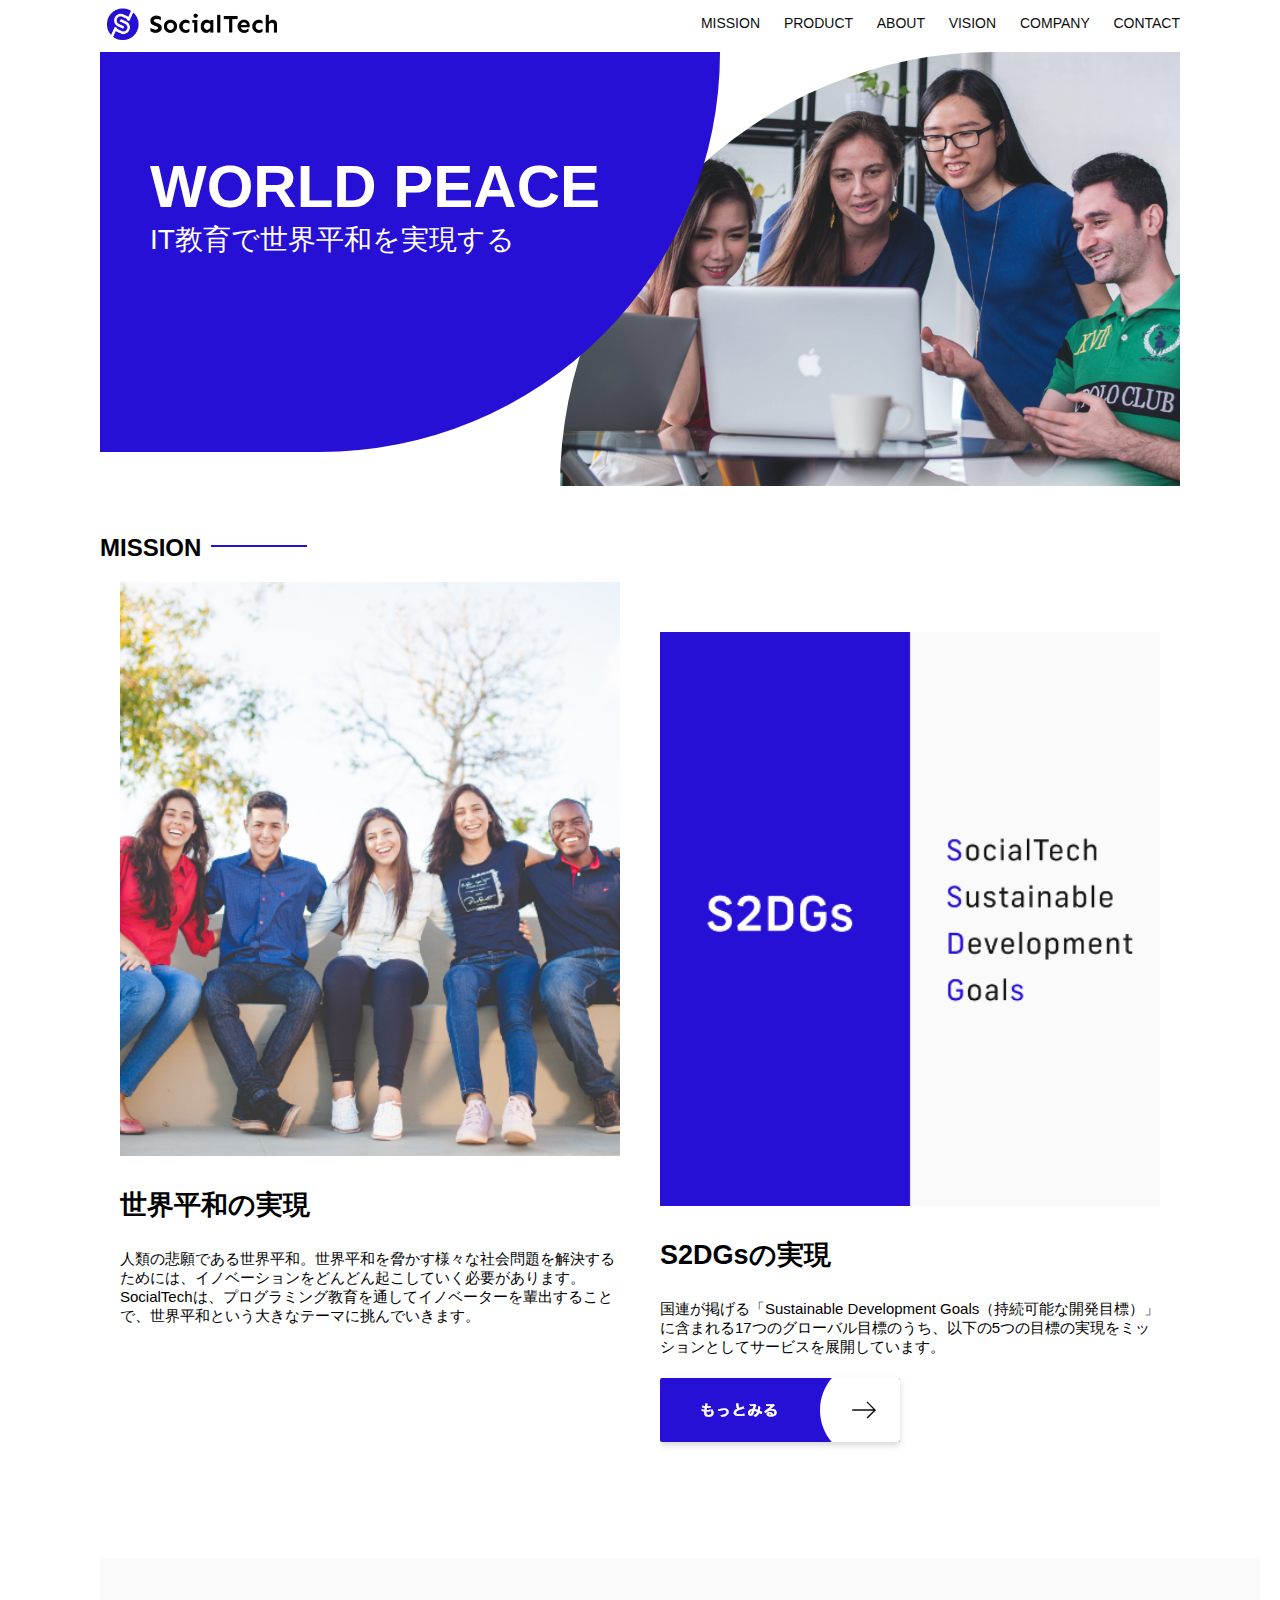
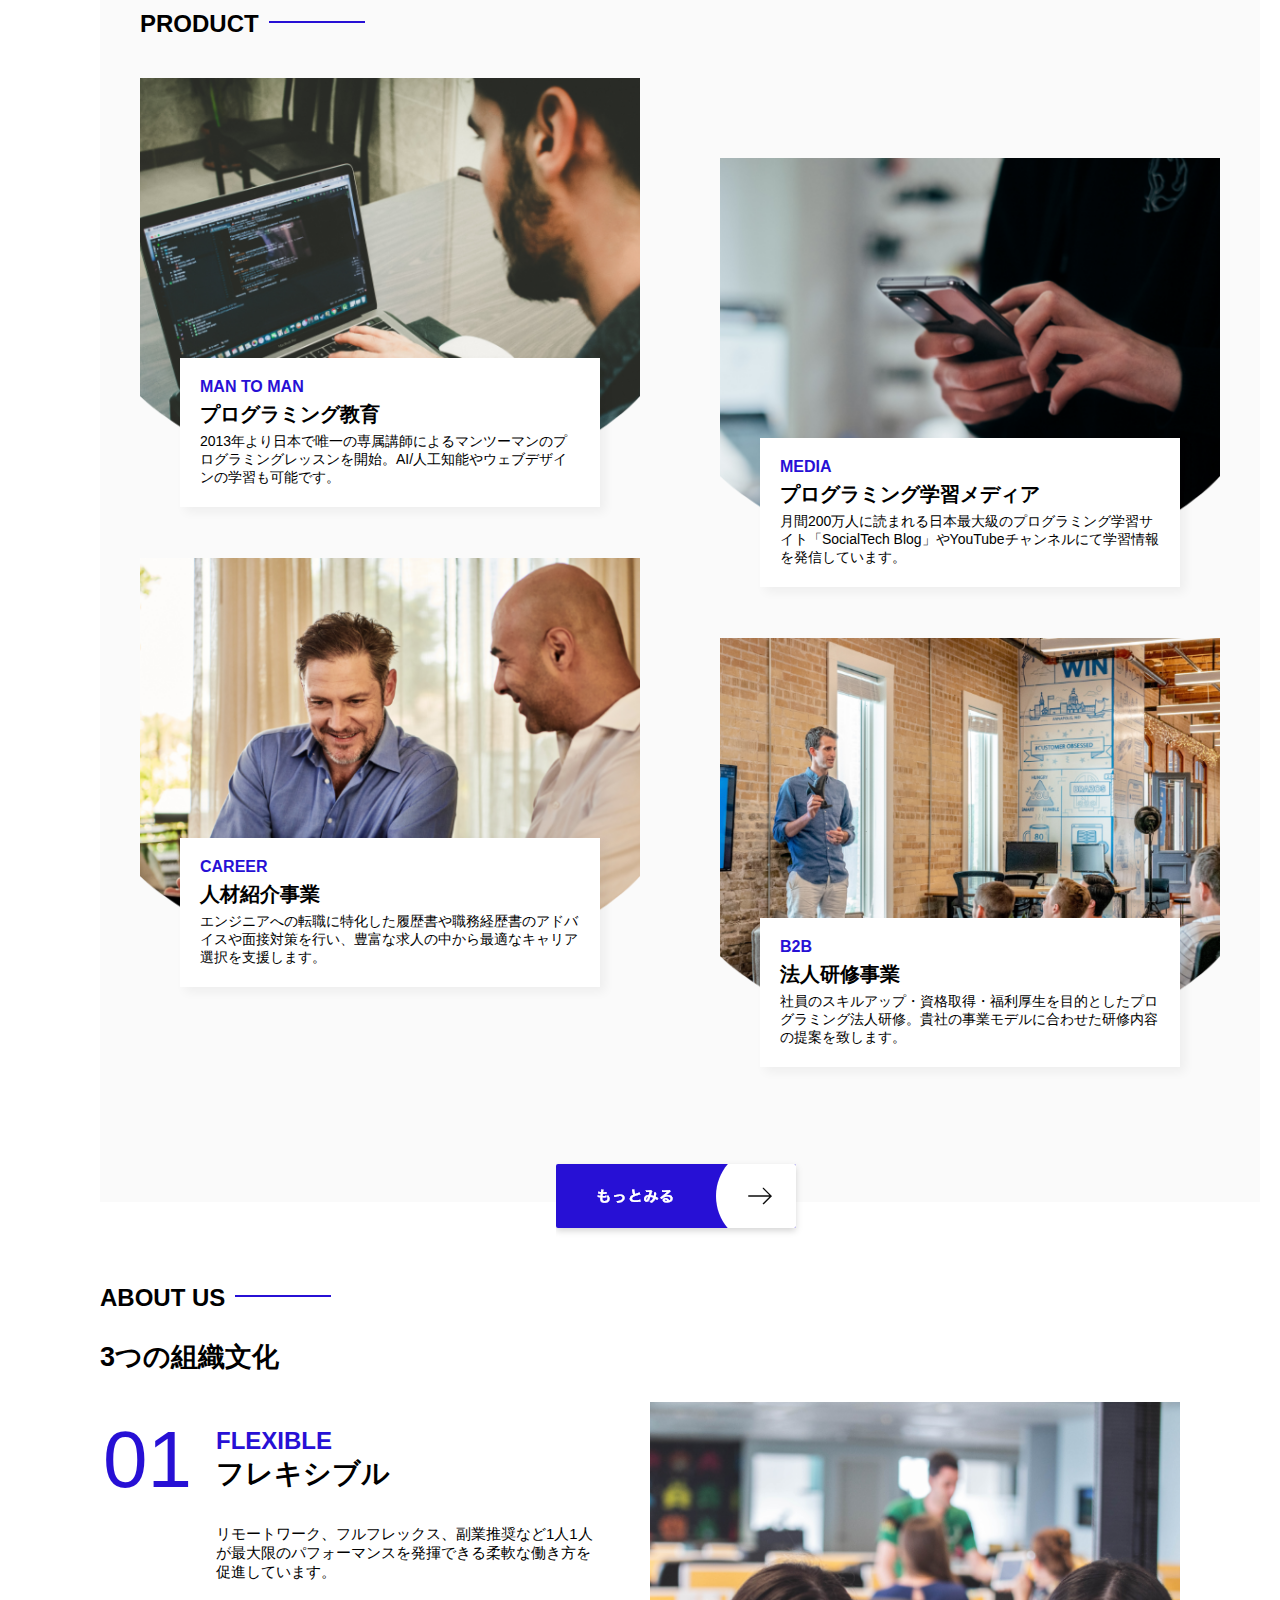
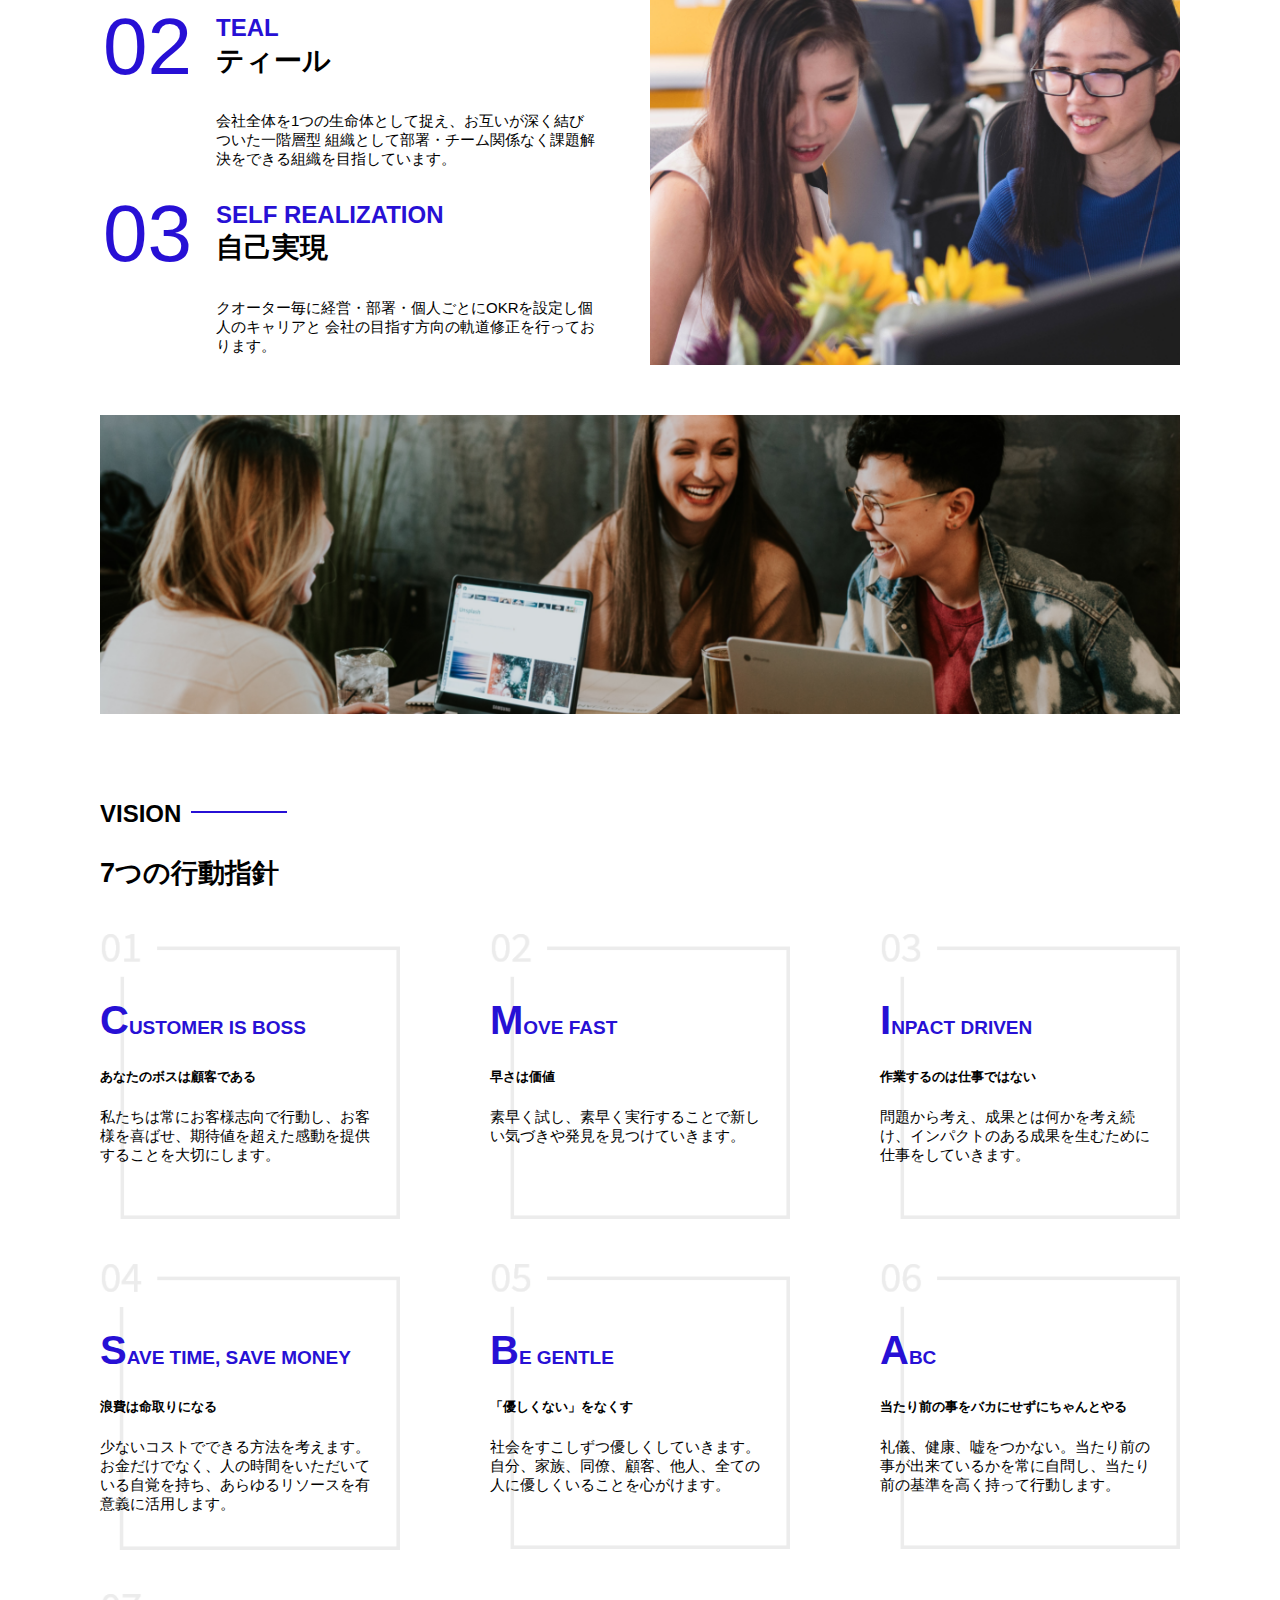
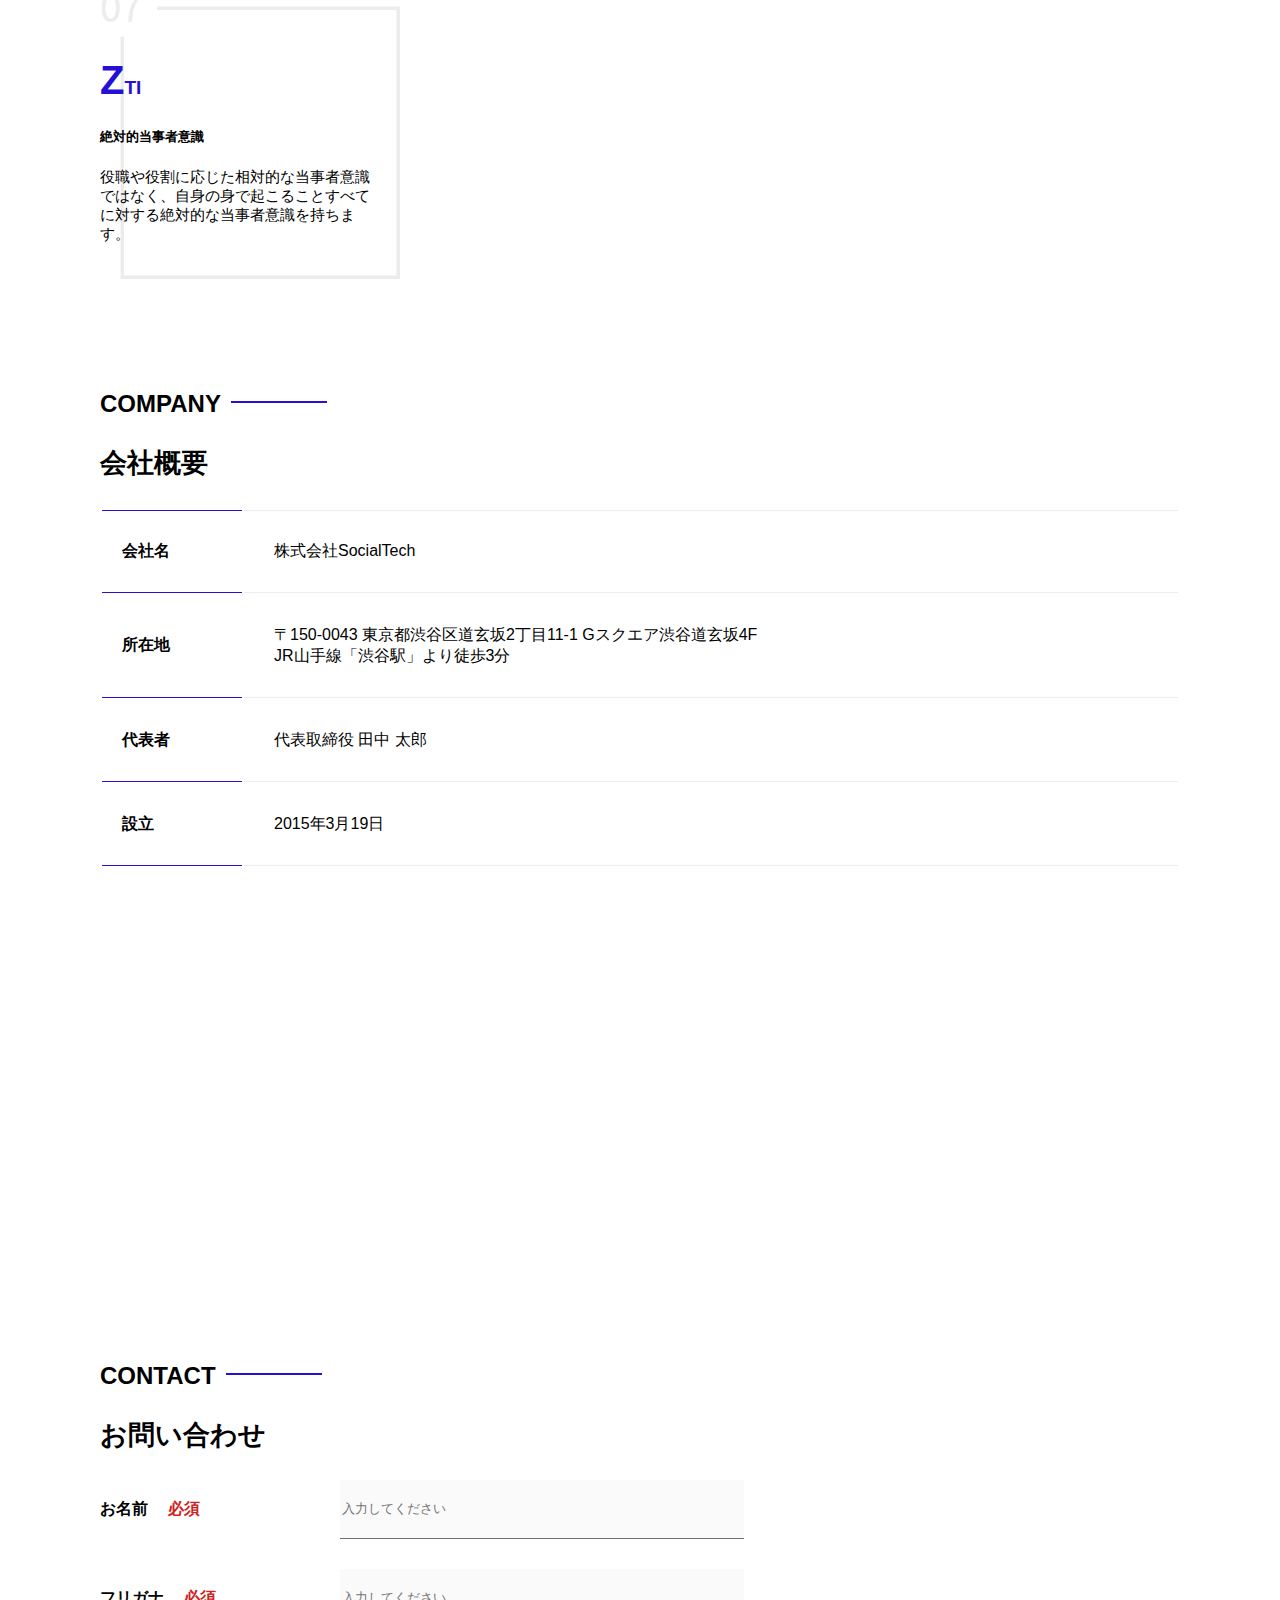
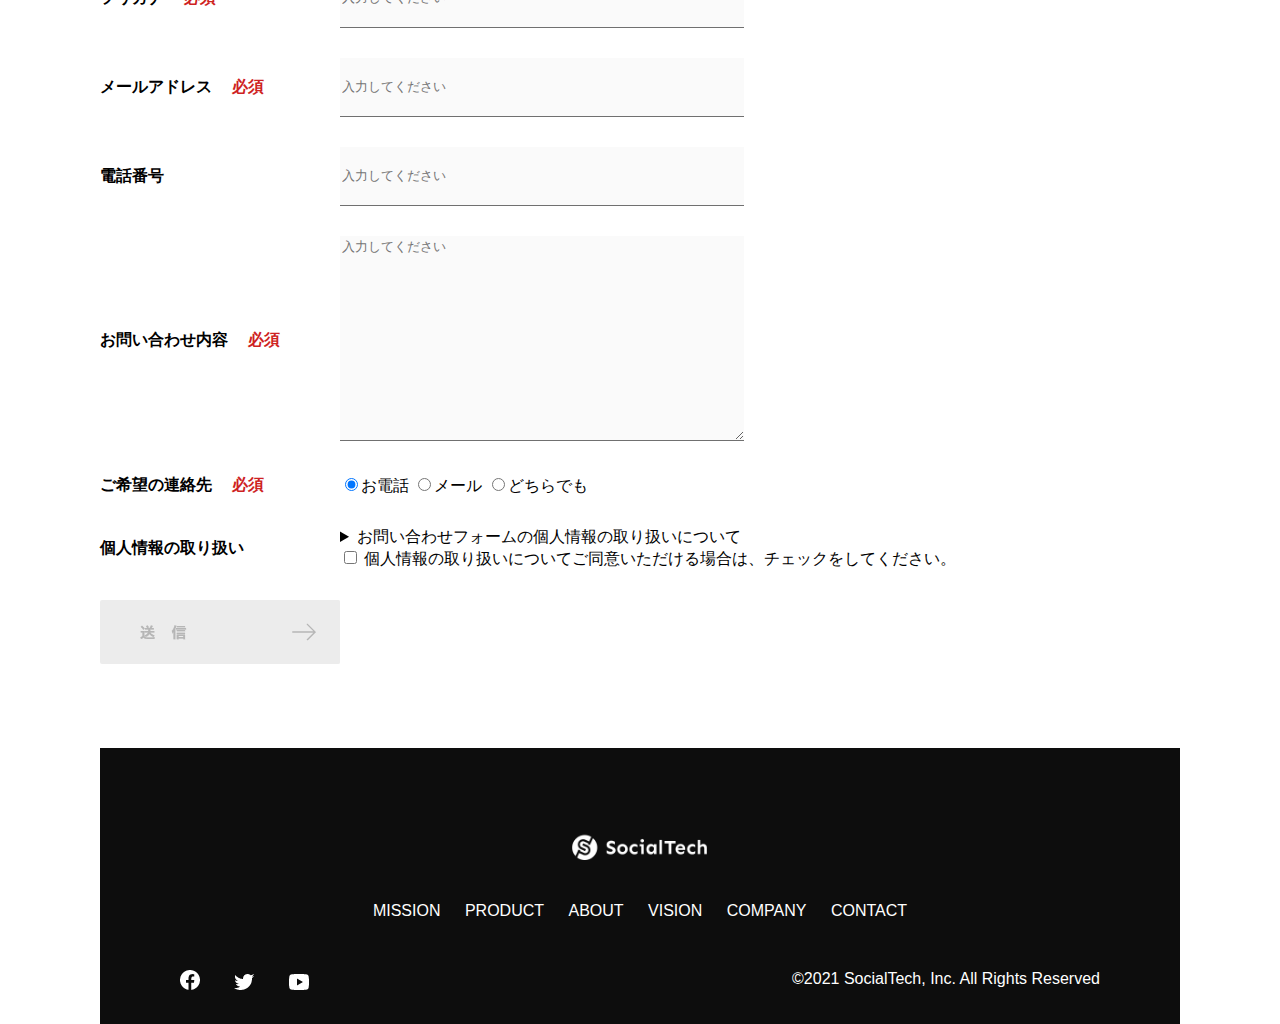
<file: index.html>
<!DOCTYPE html>
<html lang="ja">
<head>
  <title>SocialTech</title>
  <meta charset="UTF-8">
  <meta name="description" content="SocialTechはEdTech業界のリーディングカンパニーを目指します。">
  <meta name="viewport" content="width=device-width, initial-scale=1.0">
  <link rel="stylesheet" href="style.css">
</head>
<body>
  <!-- ヘッダー -->
  <header>
    <!-- ロゴ -->
    <a href="index.html" id="logo"><img src="images/logo.png" alt="トップページに戻る"></a>
    <!-- PC用ナビゲーション -->
    <nav id="nav-pc">
      <a href="mission.html">MISSION</a>
      <a href="product.html">PRODUCT</a>
      <a href="index.html#aboutus">ABOUT</a>
      <a href="index.html#vision">VISION</a>
      <a href="index.html#company">COMPANY</a>
      <a href="index.html#contact">CONTACT</a>
    </nav>
    <!-- SP用メニューボタン -->
    <img id="menu-sp" src="images/button-menu.png" alt="ナビゲーションを開く" onclick="document.getElementById('nav-sp').style.display = 'block'">
    <!-- SP用ナビゲーション -->
    <nav id="nav-sp">
            <img id="close" src="images/button-close.png" alt="ナビゲーションを閉じる" onclick="document.getElementById('nav-sp').style.display = 'none'">
            <a id="logo-sp" href="index.html" onclick="document.getElementById('nav-sp').style.display = 'none'"><img
                src="images/logo-sp.png" alt="トップページに戻る"></a>
            <a class="menu" href="mission.html" onclick="document.getElementById('nav-sp').style.display = 'none'">MISSION</a>
            <a class="menu" href="product.html" onclick="document.getElementById('nav-sp').style.display = 'none'">PRODUCT</a>
            <a class="menu" href="index.html#aboutus" onclick="document.getElementById('nav-sp').style.display = 'none'">ABOUT
              US</a>
            <a class="menu" href="index.html#vision"
              onclick="document.getElementById('nav-sp').style.display = 'none'">VISION</a>
            <a class="menu" href="index.html#company"
              onclick="document.getElementById('nav-sp').style.display = 'none'">COMPANY</a>
            <a class="menu" href="index.html#contact"
              onclick="document.getElementById('nav-sp').style.display = 'none'">CONTACT</a>
            <div id="sns">
              <a href="https://www.facebook.com/sejuku2013"><img src="images/button-facebook.png" alt="Facebookのリンク"></a>
              <a href="https://twitter.com/samuraijuku"><img src="images/button-twitter.png" alt="Twitterのリンク"></a>
              <a href="https://www.youtube.com/channel/UCCFOQO5aDK0xXam4cUQXT8g"><img src="images/button-youtube.png" alt="YouTubeのリンク"></a>
            </div>
          </nav>
  </header>
  <main>
    <!-- メインビジュアル -->
    <article>
      <section id="main-visual">
        <div id="main-message">
          <h1>WORLD PEACE</h1>
          <p>IT教育で世界平和を実現する</p>
        </div>
        <img src="images/index/index-main.png" alt="PCの周りに集まる多国籍の仲間たち">
      </section>
      <!-- ミッション -->
      <section id="mission">
        <h2 class="index-h2">MISSION</h2>
        <div id="mission-flex">
          <div>
            <img id="mission-photo" src="images/index/index-mission.png" alt="屋外のベンチで写真を撮影する多国籍の仲間たち">
            <h3>世界平和の実現</h3>
            <p>人類の悲願である世界平和。世界平和を脅かす様々な社会問題を解決するためには、イノベーションをどんどん起こしていく必要があります。SocialTechは、プログラミング教育を通してイノベーターを輩出することで、世界平和という大きなテーマに挑んでいきます。</p>
          </div>
          <div>
            <img id="s2dgs" src="images/index/s2dgs.png" alt="S2DGs">
            <h3>S2DGsの実現</h3>
            <p>国連が掲げる「Sustainable Development Goals（持続可能な開発目標）」に含まれる17つのグローバル目標のうち、以下の5つの目標の実現をミッションとしてサービスを展開しています。</p>
            <a href="mission.html"><img src="images/button-more.png" alt="もっとみる"></a>
          </div>
        </div>
      </section>
      <!-- プロダクト -->
      <section id="product">
        <h2 class="index-h2">PRODUCT</h2>
        <div>
          <div id="product-left">
            <div>
              <img class="product-photo" src="images/index/index-mantoman.png" alt="PCでコードを書く男性">
              <div class="product-explain">
                <span>MAN TO MAN</span>
                <h3>プログラミング教育</h3>
                <p>2013年より日本で唯一の専属講師によるマンツーマンのプログラミングレッスンを開始。AI/人工知能やウェブデザインの学習も可能です。</p>
              </div>
            </div>
            <div>
              <img class="product-photo" src="images/index/index-career.png" alt="笑顔で話し合う2人の男性">
              <div class="product-explain">
                <span>CAREER</span>
                <h3>人材紹介事業</h3>
                <p>エンジニアへの転職に特化した履歴書や職務経歴書のアドバイスや面接対策を行い、豊富な求人の中から最適なキャリア選択を支援します。</p>
              </div>
            </div>
          </div>
          <div id="product-right">
            <div>
              <img class="product-photo" src="images/index/index-media.png" alt="スマートフォンを操作する人">
              <div class="product-explain">
                <span>MEDIA</span>
                <h3>プログラミング学習メディア</h3>
                <p>月間200万人に読まれる日本最大級のプログラミング学習サイト「SocialTech Blog」やYouTubeチャンネルにて学習情報を発信しています。</p>
              </div>
            </div>
            <div>
              <img class="product-photo" src="images/index/index-b2b.png" alt="講演中の男性とそれを聴く人々">
              <div class="product-explain">
                <span>B2B</span>
                <h3>法人研修事業</h3>
                <p>社員のスキルアップ・資格取得・福利厚生を目的としたプログラミング法人研修。貴社の事業モデルに合わせた研修内容の提案を致します。</p>
              </div>
            </div>
          </div>
        </div>
        <div>
          <a id="product-more" href="product.html">
            <img src="images/button-more.png" alt="もっとみる">
          </a>
        </div>
      </section>
      <!-- ABOUT US -->
      <section id="aboutus">
        <h2 class="index-h2">ABOUT US</h2>
        <h3>3つの組織文化</h3>
        <div>
          <table class="culture-table">
            <tr>
              <td>
                <span class="culture-num">01</span>
              </td>
              <td>
                <span class="culture-en">FLEXIBLE</span>
                <span class="culture-jp">フレキシブル</span>
              </td>
            </tr>
            <tr>
              <td>
                <!-- 空のセル -->
              </td>
              <td>
                <p class="culture-description">
                  リモートワーク、フルフレックス、副業推奨など1人1人が最大限のパフォーマンスを発揮できる柔軟な働き方を促進しています。
                </p>
              </td>
            </tr>
            <tr>
              <td>
                <span class="culture-num">02</span>
              </td>
              <td>
                <span class="culture-en">TEAL</span>
                <span class="culture-jp">ティール</span>
              </td>
            </tr>
            <tr>
              <td>
                <!-- 空のセル -->
              </td>
              <td>
                <p class="culture-description">
                  会社全体を1つの生命体として捉え、お互いが深く結びついた一階層型
                   組織として部署・チーム関係なく課題解決をできる組織を目指しています。
                </p>
              </td>
            </tr>
            <tr>
              <td>
                <span class="culture-num">03</span>
              </td>
              <td>
                <span class="culture-en">SELF REALIZATION</span>
                <span class="culture-jp">自己実現</span>
              </td>
            </tr>
            <tr>
              <td>
                <!-- 空のセル -->
              </td>
              <td>
                <p class="culture-description">
                  クオーター毎に経営・部署・個人ごとにOKRを設定し個人のキャリアと
                   会社の目指す方向の軌道修正を行っております。
                </p>
              </td>
            </tr>
          </table>
          <img class="culture-img" src="images/index/index-aboutus1.png" alt="笑顔で話し合う2人の女性">
        </div>
        <img class="culture-img2" src="images/index/index-aboutus2.png" alt="笑顔で話し合う3人の男女">
      </section>
      <!-- VISION -->
      <section id="vision">
        <h2 class="index-h2">VISION</h2>
        <h3>7つの行動指針</h3>
        <div>
          <div class="vision-box">
            <img src="images/index/vision-01.png" alt="01">
            <span>
              <h4>CUSTOMER IS BOSS</h4>
              <h5>あなたのボスは顧客である</h5>
              <p>私たちは常にお客様志向で行動し、お客様を喜ばせ、期待値を超えた感動を提供することを大切にします。</p>
            </span>
          </div>
          <div class="vision-box">
            <img src="images/index/vision-02.png" alt="02">
            <span>
              <h4>MOVE FAST</h4>
              <h5>早さは価値</h5>
              <p>素早く試し、素早く実行することで新しい気づきや発見を見つけていきます。</p>
            </span>
          </div>
          <div class="vision-box">
            <img src="images/index/vision-03.png" alt="03">
            <span>
              <h4>INPACT DRIVEN</h4>
              <h5>作業するのは仕事ではない</h5>
              <p>問題から考え、成果とは何かを考え続け、インパクトのある成果を生むために仕事をしていきます。</p>
            </span>
          </div>
          <div class="vision-box">
            <img src="images/index/vision-04.png" alt="04">
            <span>
              <h4>SAVE TIME, SAVE MONEY</h4>
              <h5>浪費は命取りになる</h5>
              <p>少ないコストでできる方法を考えます。お金だけでなく、人の時間をいただいている自覚を持ち、あらゆるリソースを有意義に活用します。</p>
            </span>
          </div>
          <div class="vision-box">
            <img src="images/index/vision-05.png" alt="05">
            <span>
              <h4>BE GENTLE</h4>
              <h5>「優しくない」をなくす</h5>
              <p>社会をすこしずつ優しくしていきます。自分、家族、同僚、顧客、他人、全ての人に優しくいることを心がけます。</p>
            </span>
          </div>
          <div class="vision-box">
            <img src="images/index/vision-06.png" alt="06">
            <span>
              <h4>ABC</h4>
              <h5>当たり前の事をバカにせずにちゃんとやる</h5>
              <p>礼儀、健康、嘘をつかない。当たり前の事が出来ているかを常に自問し、当たり前の基準を高く持って行動します。</p>
            </span>
          </div>
          <div class="vision-box">
            <img src="images/index/vision-07.png" alt="07">
            <span>
              <h4>ZTI</h4>
              <h5>絶対的当事者意識</h5>
              <p>役職や役割に応じた相対的な当事者意識ではなく、自身の身で起こることすべてに対する絶対的な当事者意識を持ちます。</p>
            </span>
          </div>
        </div>
      </section>
      <!-- COMPANY -->
      <section id="company">
        <h2 class="index-h2">COMPANY</h2>
        <h3>会社概要</h3>
        <table id="company-table">
          <tr>
            <th class="tableheader-first">会社名</th>
            <td class="cell-first">株式会社SocialTech</td>
          </tr>
          <tr>
            <th class="tableheader">所在地</th>
            <td class="cell">〒150-0043 東京都渋谷区道玄坂2丁目11-1 Gスクエア渋谷道玄坂4F<br>JR山手線「渋谷駅」より徒歩3分</td>
          </tr>
          <tr>
            <th class="tableheader">代表者</th>
            <td class="cell">代表取締役 田中 太郎</td>
          </tr>
          <tr>
            <th class="tableheader">設立</th>
            <td class="cell">2015年3月19日</td>
          </tr>
        </table>
        <iframe src="https://www.google.com/maps/embed?pb=!1m18!1m12!1m3!1d3241.7799155322396!2d139.69133898834536!3d35.65779366061092!2m3!1f0!2f0!3f0!3m2!1i1024!2i768!4f13.1!3m3!1m2!1s0x60188be0535d9a81%3A0xb09a6e9018e3debd!2z44CSMTUwLTAwNDMg5p2x5Lqs6YO95riL6LC35Yy66YGT546E5Z2C77yS5LiB55uu77yR77yR4oiS77yR!5e0!3m2!1sja!2sjp!4v1692952671936!5m2!1sja!2sjp" width="600" height="450" style="border:0;" allowfullscreen="" loading="lazy" referrerpolicy="no-referrer-when-downgrade"></iframe>
      </section>
      <!-- CONTACT -->
      <section id="contact">
        <h2 class="index-h2">CONTACT</h2>
        <h3>お問い合わせ</h3>
        <!-- STATIC FORMSのフォームタグ -->
        <form action="https://api.staticforms.xyz/submit" method="post">
          <input type="text" name="honeypot" style="display:none">
          <!-- STATIC FORMSのアクセスキー -->
          <input type="hidden" name="accessKey" value="0339bf68-458a-4dea-a4bc-e962a95f8d2c">
          <!-- メールのタイトル -->
          <input type="hidden" name="subject" value="お問い合わせフォーム" />
          <!-- 送信先のメールアドレスをvalueに設定する -->
          <input type="hidden" name="replyTo" value="uknis.r3@gmail.com">
          <!-- redirectのURLは公開後のURLへリンク -->
          <input type="hidden" name="redirectTo" value="">
          <div>
            <div class="contact-heading">
              <label class="contact-label">お名前<span class="contact-span">必須</span></label>
            </div>
            <div>
              <input type="text" name="name" placeholder="入力してください" class="contact-textbox">
            </div>
          </div>
          <div>
            <div class="contact-heading">
              <label class="contact-label">フリガナ<span class="contact-span">必須</span></label>
            </div>
            <div>
              <input type="text" name="hurigana" placeholder="入力してください" class="contact-textbox">
            </div>
          </div>
          <div>
            <div class="contact-heading">
              <label class="contact-label">メールアドレス<span class="contact-span">必須</span></label>
            </div>
            <div>
              <input type="text" name="email" placeholder="入力してください" class="contact-textbox">
            </div>
          </div>
          <div>
            <div class="contact-heading">
              <label class="contact-label">電話番号</label>
            </div>
            <div>
              <input type="text" name="tel" placeholder="入力してください" class="contact-textbox">
            </div>
          </div>
          <div>
            <div class="contact-heading">
              <label class="contact-label">お問い合わせ内容<span class="contact-span">必須</span></label>
            </div>
            <div>
              <textarea class="contact-textarea" placeholder="入力してください" name="message"></textarea>
            </div>
          </div>
          <div>
            <div class="contact-heading">
              <label class="contact-label">ご希望の連絡先<span class="contact-span">必須</span></label>
            </div>
            <div>
              <input class="radiobutton" type="radio" value="tel" name="contact" checked><label>お電話</label>
              <input class="radiobutton" type="radio" value="mail" name="contact"><label>メール</label>
              <input class="radiobutton" type="radio" value="both" name="contact"><label>どちらでも</label>
            </div>
          </div>
          <div>
            <div class="contact-heading">
              <label class="contact-label">個人情報の取り扱い</label>
            </div>
            <div>
              <details>
                <summary>お問い合わせフォームの個人情報の取り扱いについて</summary>
                <div>
                  <span>１．組織の名称又は氏名</span><br>
                  株式会社SocialTech<br><br>
                  <span>２．個人情報保護管理者（若しくはその代理人）の氏名又は職名、所属及び連絡先
                    鈴木 一郎 コーポレート部</span><br>
                  メールアドレス：support@socialtech.net<br>
                  TEL：03-xxxx-xxxx<br>
                  <span>３．個人情報の利用目的</span><br>
                  ・本サービス及び本サービスに関連する情報の提供又はそれらに関する連絡のため<br>
                  ・ユーザーの本人確認のため<br>
                  ・当社サービスのご案内のため<br>
                  ・当社の商品等の広告または宣伝（電子メールによるものを含むものとします。）<br><br>
                  <span>４．個人情報の取り扱い業務の委託</span><br>
                  個人情報の取扱業務の全部または一部を外部に業務委託する場合があります。<br>
                  その際、弊社は、個人情報を適切に保護できる管理体制を敷き実行していることを条件として<br>
                  委託先を厳選したうえで、機密保持契約を委託先と締結し、お客様の個人情報を厳密に管理させます。<br><br>
                  <span>５．個人情報の開示等の請求</span><br>
                  お客様は、弊社に対してご自身の個人情報の開示等（利用目的の通知、開示、内容の訂正・追加・削除、利用の停止または消去、第三者への提供の停止）に関して、当社問合わせ窓口に申し出ることができます。<br>
                  その際、弊社はお客様ご本人を確認させていただいたうえで、合理的な期間内に対応いたします。<br><br>
                  なお、個人情報に関する弊社問合わせ先は、次の通りです。<br><br>
                  株式会社SocialTech　個人情報問合せ窓口<br>
                  〒150-0043　東京都渋谷区道玄坂2丁目11-1 Ｇスクエア渋谷道玄坂 4F<br>
                  メールアドレス：support@socialtech.net　TEL：03-xxxx-xxxx<br><br>
                  <span>６．個人情報を提供されることの任意性について</span><br><br>
                  お客様がご自身の個人情報を弊社に提供されるか否かは、お客様のご判断によりますが、もしご提供されない場合には、適切なサービスが提供できない場合がありますので予めご了承ください。
                </div>
              </details>
              <input type="checkbox" name="agree">
              <span>個人情報の取り扱いについてご同意いただける場合は、チェックをしてください。</span>
            </div>
          </div>
           <input type="image" src="images/button-submit.png" alt="送信する">
        </form>
      </section>
    </article>
    <footer>
      <div id="footer-logo">
        <img src="images/logo-sp.png" alt="socialTech">
      </div>
      <div id="footer-link">
        <a href="mission.html">MISSION</a>
        <a href="product.html">PRODUCT</a>
        <a href="index.html#aboutus">ABOUT</a>
        <a href="index.html#vision">VISION</a>
        <a href="index.html#company">COMPANY</a>
        <a href="index.html#contact">CONTACT</a>
      </div>
      <div id="sns-footer">
        <a href="https://www.facebook.com/sejuku2013"><img src="images/button-facebook.png" alt="Facebookのリンク"></a>
        <a href="https://twitter.com/samuraijuku"><img src="images/button-twitter.png" alt="twitterのリンク"></a>
        <a href="https://www.youtube.com/channel/UCCFOQO5aDK0xXam4cUQXT8g"><img src="images/button-youtube.png" alt="YouTubeのリンク"></a>
        <span id="copyright">&copy;2021 SocialTech, Inc. All Rights Reserved</span>
      </div>
    </footer>
  </main>
</body>
</html>
</file>
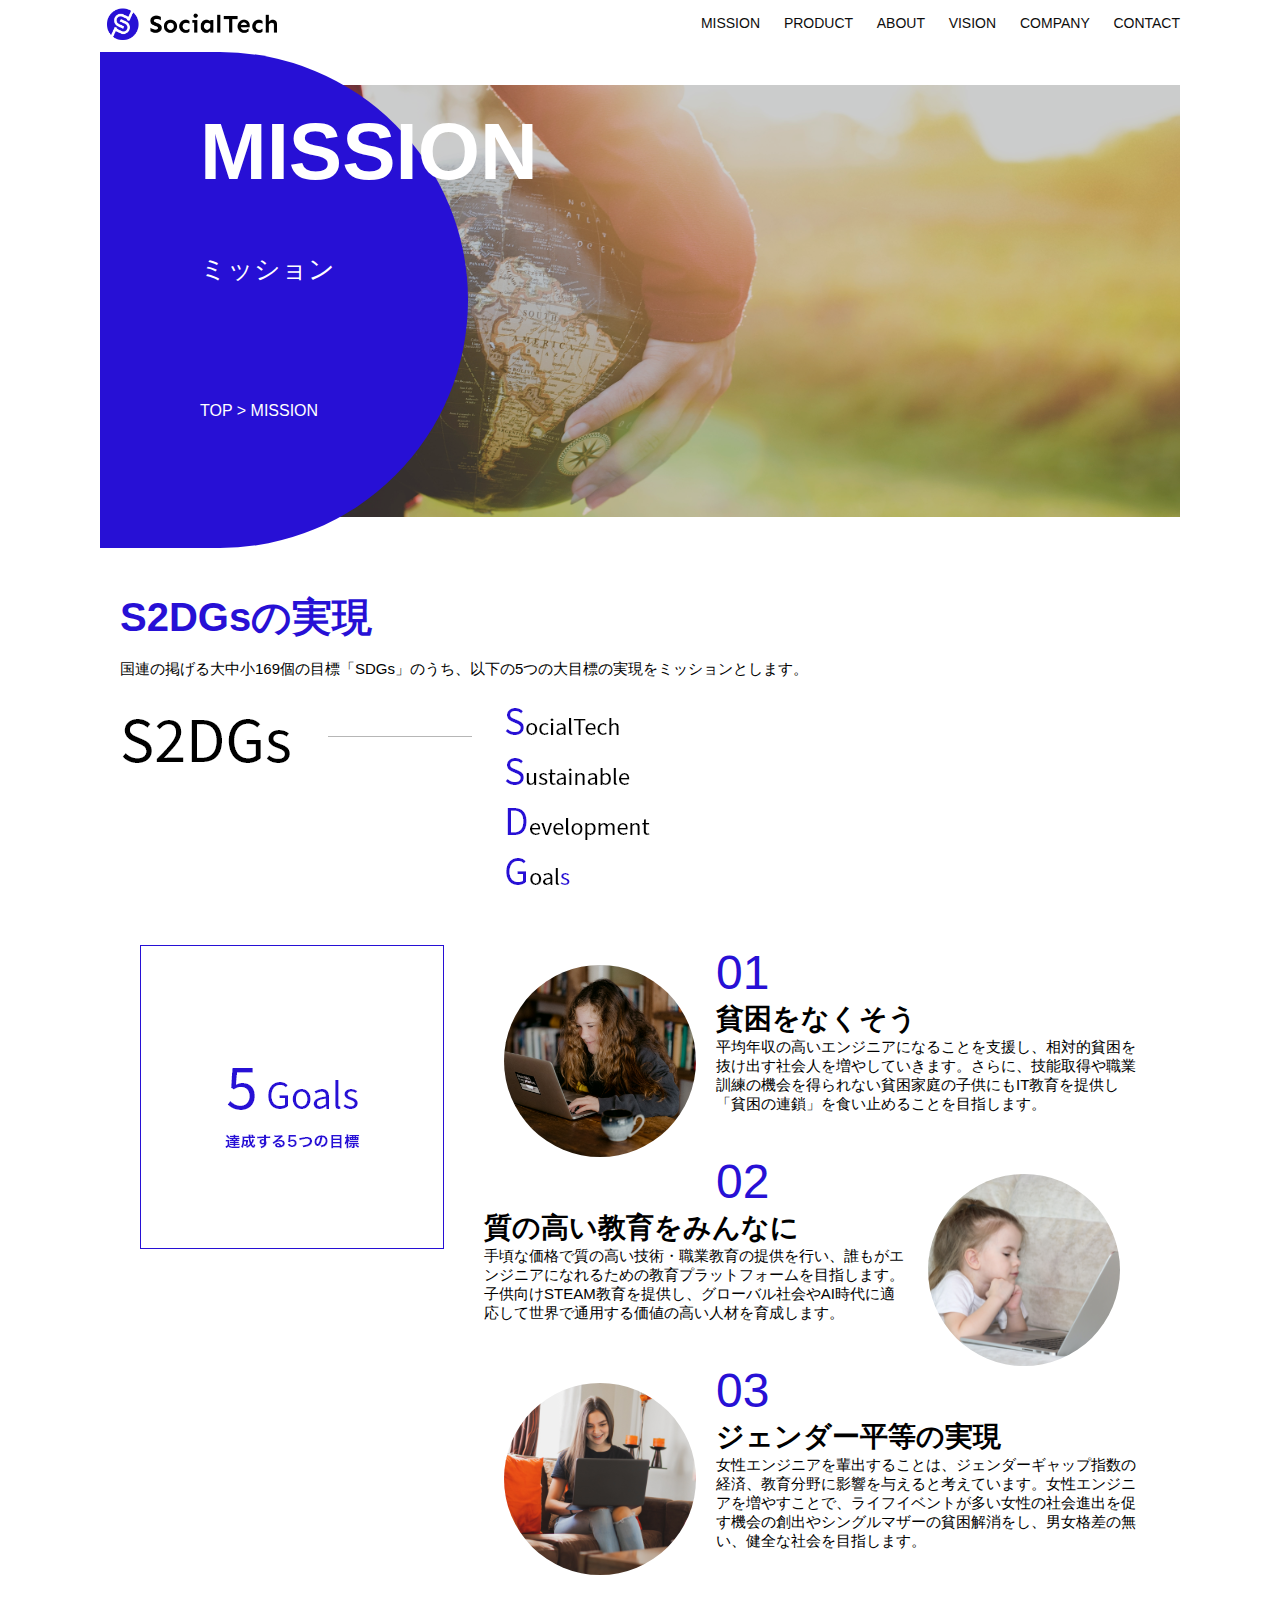
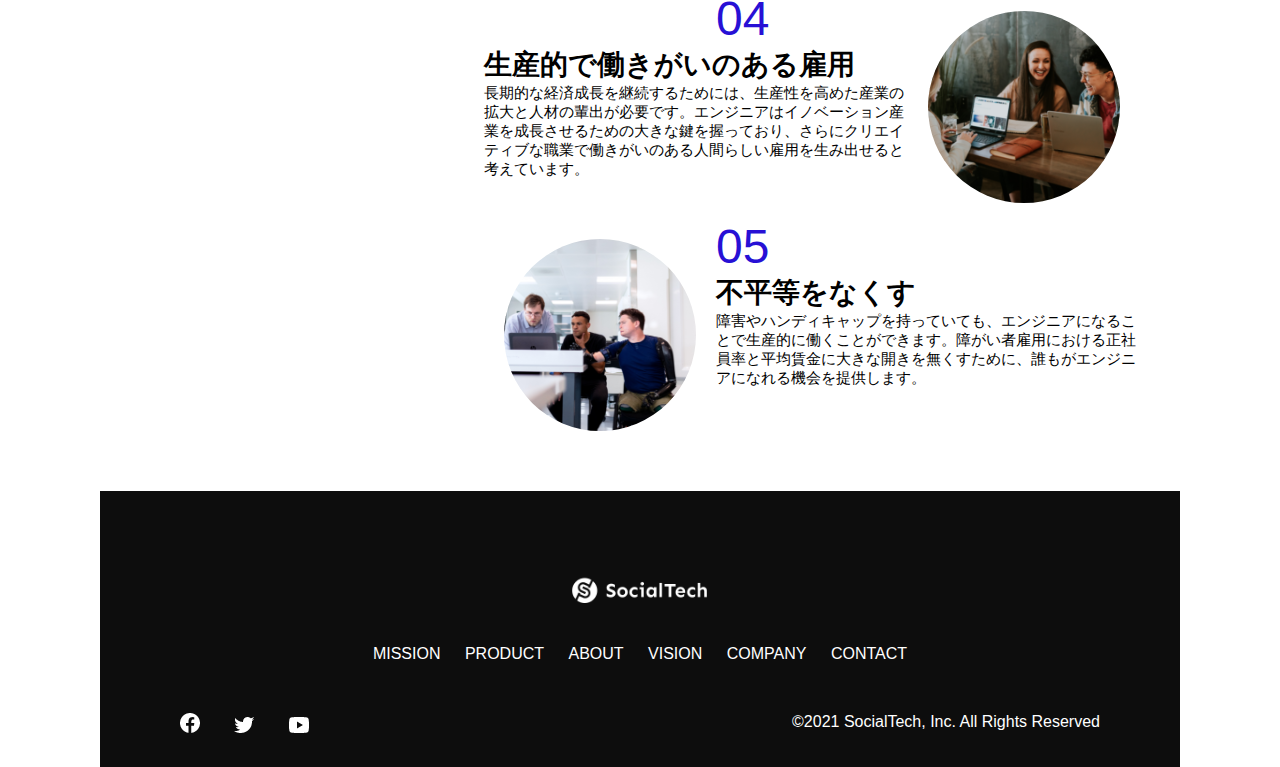
<file: mission.html>
<!DOCTYPE html>
<html lang="ja">
<head>
  <title>SocialTech - MISSION ミッション</title>
  <meta charset="UTF-8">
  <meta name="description" content="SocialTechはEdTech業界のリーディングカンパニーを目指します。">
  <meta name="viewport" content="width=device-width, initial-scale=1.0">
  <link rel="stylesheet" href="style.css">
</head>
<body>
  <!-- ヘッダー -->
  <header>
    <!-- ロゴ -->
    <a href="index.html" id="logo"><img src="images/logo.png" alt="トップページに戻る"></a>
    <!-- PC用ナビゲーション -->
    <nav id="nav-pc">
      <a href="mission.html">MISSION</a>
      <a href="product.html">PRODUCT</a>
      <a href="index.html#aboutus">ABOUT</a>
      <a href="index.html#vision">VISION</a>
      <a href="index.html#company">COMPANY</a>
      <a href="index.html#contact">CONTACT</a>
    </nav>
    <!-- SP用メニューボタン -->
    <img id="menu-sp" src="images/button-menu.png" alt="ナビゲーションを開く" onclick="document.getElementById('nav-sp').style.display = 'block'">
    <!-- SP用ナビゲーション -->
    <nav id="nav-sp">
            <img id="close" src="images/button-close.png" alt="ナビゲーションを閉じる" onclick="document.getElementById('nav-sp').style.display = 'none'">
            <a id="logo-sp" href="index.html" onclick="document.getElementById('nav-sp').style.display = 'none'"><img
                src="images/logo-sp.png" alt="トップページに戻る"></a>
            <a class="menu" href="mission.html" onclick="document.getElementById('nav-sp').style.display = 'none'">MISSION</a>
            <a class="menu" href="product.html" onclick="document.getElementById('nav-sp').style.display = 'none'">PRODUCT</a>
            <a class="menu" href="index.html#aboutus" onclick="document.getElementById('nav-sp').style.display = 'none'">ABOUT
              US</a>
            <a class="menu" href="index.html#vision"
              onclick="document.getElementById('nav-sp').style.display = 'none'">VISION</a>
            <a class="menu" href="index.html#company"
              onclick="document.getElementById('nav-sp').style.display = 'none'">COMPANY</a>
            <a class="menu" href="index.html#contact"
              onclick="document.getElementById('nav-sp').style.display = 'none'">CONTACT</a>
            <div id="sns">
              <a href="https://www.facebook.com/sejuku2013"><img src="images/button-facebook.png" alt="Facebookのリンク"></a>
              <a href="https://twitter.com/samuraijuku"><img src="images/button-twitter.png" alt="Twitterのリンク"></a>
              <a href="https://www.youtube.com/channel/UCCFOQO5aDK0xXam4cUQXT8g"><img src="images/button-youtube.png" alt="YouTubeのリンク"></a>
            </div>
          </nav>
        </header>
        <main>
          <article>
            <section id="mission-main">
              <div id="mission-title">
                <h1>MISSION</h1>
                <span>ミッション</span>
                <!-- ★★★ -->
                <div>TOP > MISSION</div>
              </div>
            </section>
            <section id="mission-s2dgs">
              <h2 class="mission-h2">S2DGsの実現</h2>
              <p>国連の掲げる大中小169個の目標「SDGs」のうち、以下の5つの大目標の実現をミッションとします。</p>
              <img src="images/mission/mission-s2dgs.png" alt="S2DGs">
            </section>
            <section id="mission-5goals">
              <div>
                <img id="s2dgs-image" src="images/mission/mission-5goals.png" alt="5Goals">
              </div>
              <div>
                <div>
                  <img class="fivegoals-image-left" src="images/mission/mission-5goals01.png" alt="PCを操作する女の子">
                  <span class="fivegoals-number">01</span>
                  <h3 class="fivegoals-h3">貧困をなくそう</h3>
                  <p class="fivegoals-p">平均年収の高いエンジニアになることを支援し、相対的貧困を抜け出す社会人を増やしていきます。さらに、技能取得や職業訓練の機会を得られない貧困家庭の子供にもIT教育を提供し「貧困の連鎖」を食い止めることを目指します。</p>
                </div>
                <div>
                  <img class="fivegoals-image-right" src="images/mission/mission-5goals02.png" alt="PCを見つめる小さい女の子">
                  <span class="fivegoals-number">02</span>
                  <h3 class="fivegoals-h3">質の高い教育をみんなに</h3>
                  <p class="fivegoals-p">手頃な価格で質の高い技術・職業教育の提供を行い、誰もがエンジニアになれるための教育プラットフォームを目指します。子供向けSTEAM教育を提供し、グローバル社会やAI時代に適応して世界で通用する価値の高い人材を育成します。</p>
                </div>
                <div>
                  <img class="fivegoals-image-left" src="images/mission/mission-5goals03.png" alt="PCを操作する女性">
                  <span class="fivegoals-number">03</span>
                  <h3 class="fivegoals-h3">ジェンダー平等の実現</h3>
                  <p class="fivegoals-p">女性エンジニアを輩出することは、ジェンダーギャップ指数の経済、教育分野に影響を与えると考えています。女性エンジニアを増やすことで、ライフイベントが多い女性の社会進出を促す機会の創出やシングルマザーの貧困解消をし、男女格差の無い、健全な社会を目指します。</p>
                </div>
                <div>
                  <img class="fivegoals-image-right" src="images/mission/mission-5goals04.png" alt="笑顔で話し合う3人の男女">
                  <span class="fivegoals-number">04</span>
                  <h3 class="fivegoals-h3">生産的で働きがいのある雇用</h3>
                  <p class="fivegoals-p">長期的な経済成長を継続するためには、生産性を高めた産業の拡大と人材の輩出が必要です。エンジニアはイノベーション産業を成長させるための大きな鍵を握っており、さらにクリエイティブな職業で働きがいのある人間らしい雇用を生み出せると考えています。</p>
                </div>
                <div>
                  <img class="fivegoals-image-left" src="images/mission/mission-5goals05.png" alt="障害を持つ男性が生き生きと働く様子">
                  <span class="fivegoals-number">05</span>
                  <h3 class="fivegoals-h3">不平等をなくす</h3>
                  <p class="fivegoals-p">障害やハンディキャップを持っていても、エンジニアになることで生産的に働くことができます。障がい者雇用における正社員率と平均賃金に大きな開きを無くすために、誰もがエンジニアになれる機会を提供します。</p>
                </div>
              </div>
            </section>
          </article>
          <footer>
            <div id="footer-logo">
              <img src="images/logo-sp.png" alt="socialTech">
            </div>
            <div id="footer-link">
              <a href="mission.html">MISSION</a>
              <a href="product.html">PRODUCT</a>
              <a href="index.html#aboutus">ABOUT</a>
              <a href="index.html#vision">VISION</a>
              <a href="index.html#company">COMPANY</a>
              <a href="index.html#contact">CONTACT</a>
            </div>
            <div id="sns-footer">
              <a href="https://www.facebook.com/sejuku2013"><img src="images/button-facebook.png" alt="Facebookのリンク"></a>
              <a href="https://twitter.com/samuraijuku"><img src="images/button-twitter.png" alt="twitterのリンク"></a>
              <a href="https://www.youtube.com/channel/UCCFOQO5aDK0xXam4cUQXT8g"><img src="images/button-youtube.png" alt="YouTubeのリンク"></a>
              <span id="copyright">&copy;2021 SocialTech, Inc. All Rights Reserved</span>
            </div>
          </footer>        
        </main>
      </body>
</html>
</file>
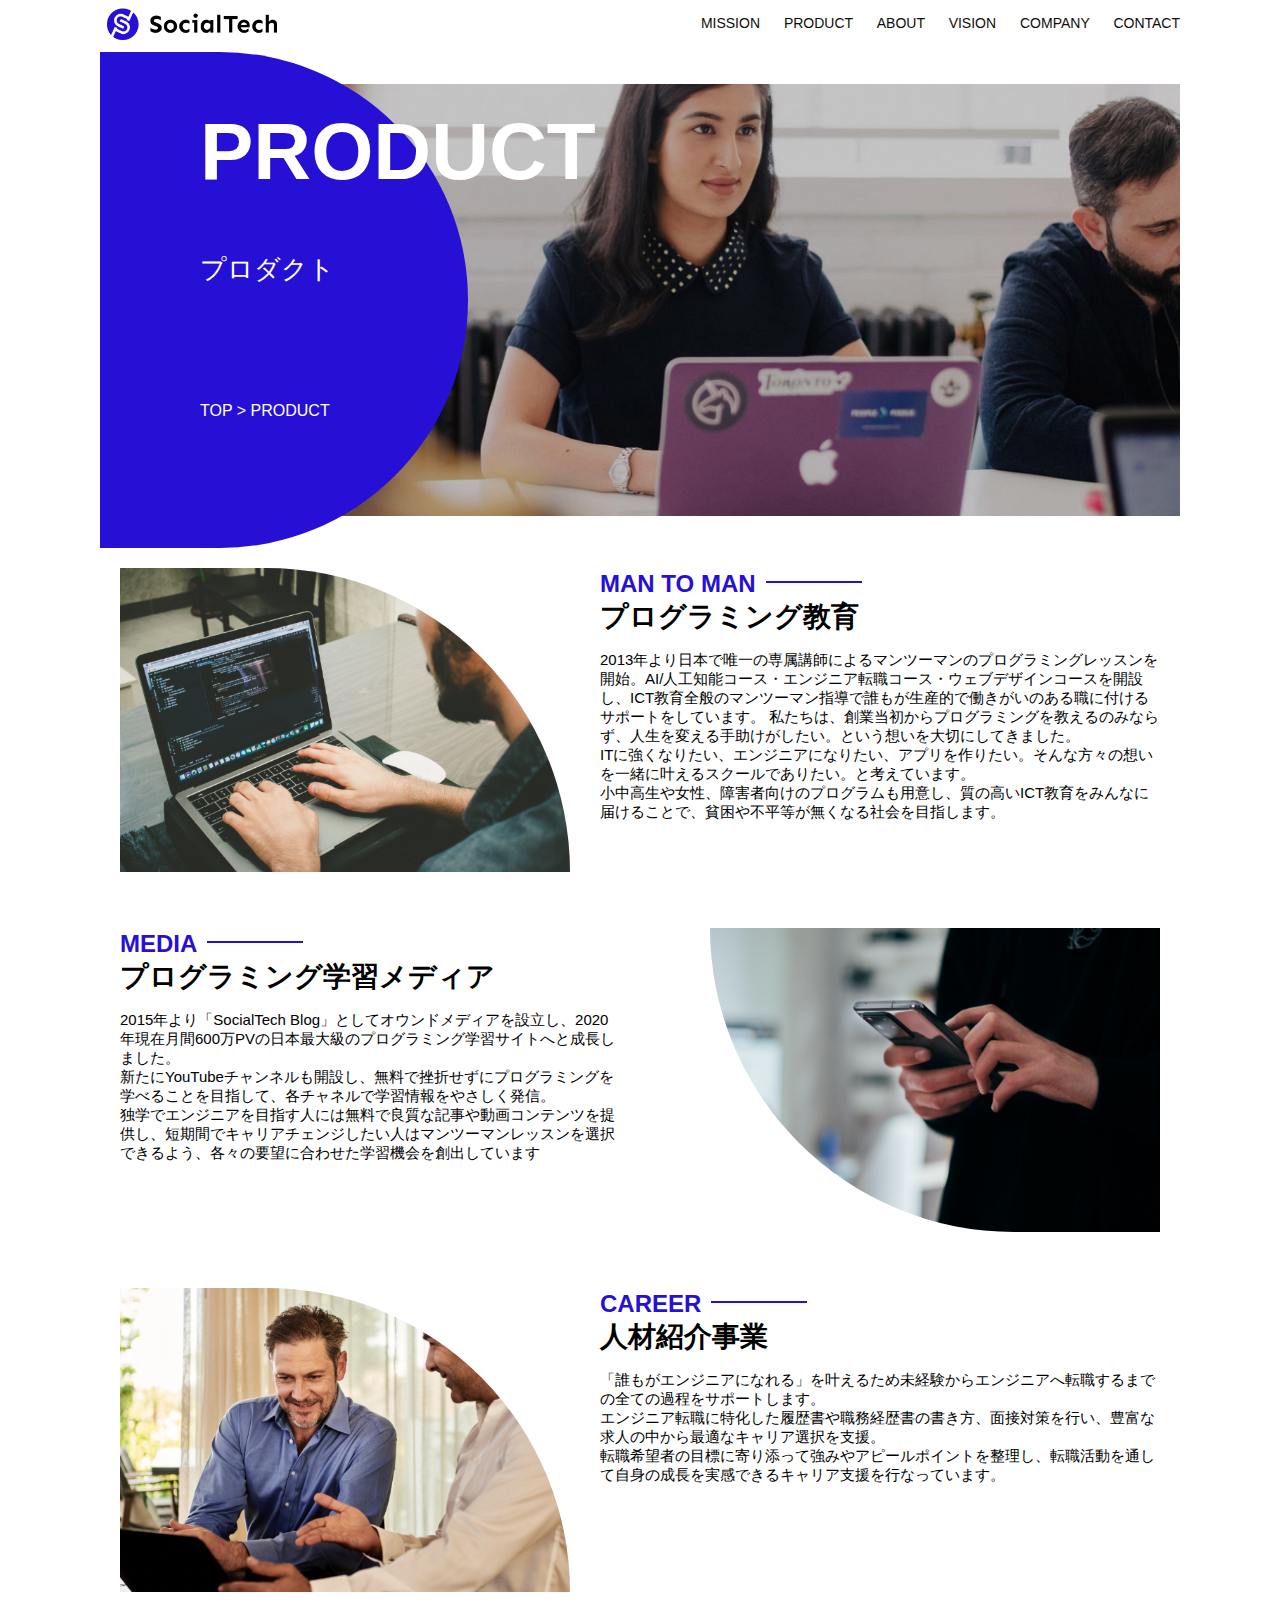
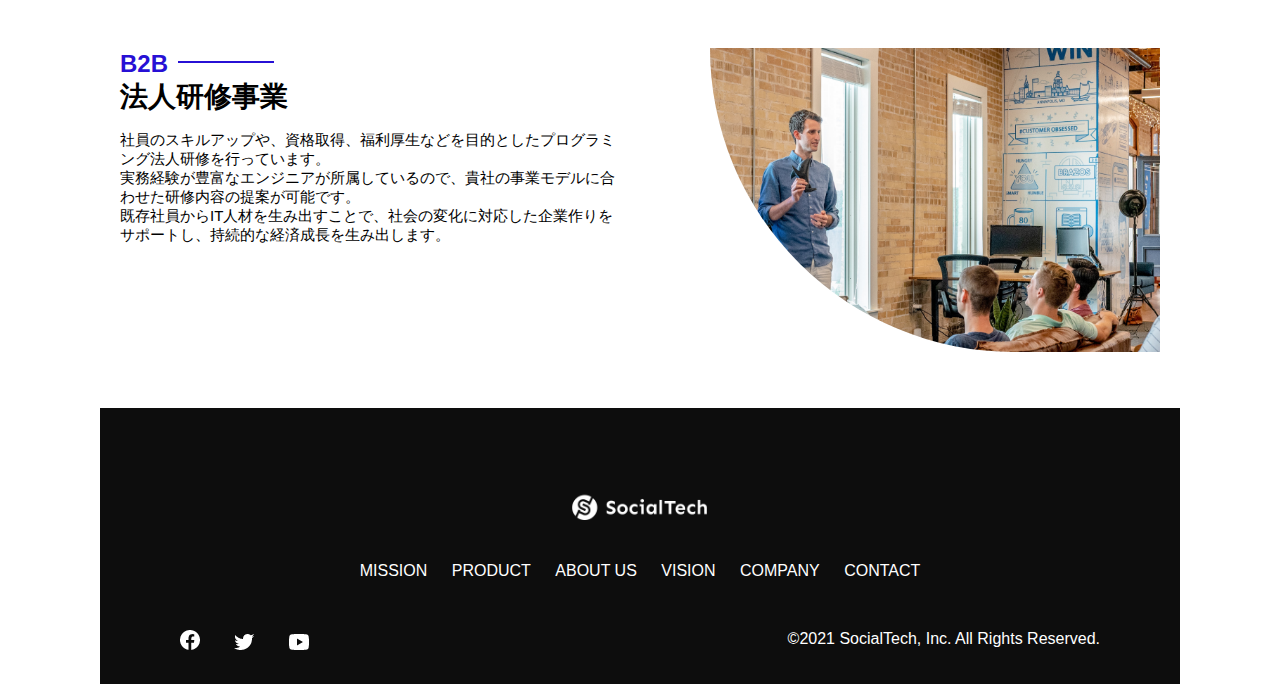
<file: product.html>
<!DOCTYPE html>
<html lang="ja">
<head>
  <title>SocialTech -PRODUCT プロダクト-</title>
  <meta charset="UTF-8">
  <meta name="description" content="SocialTechの4つのプロダクトを紹介します">
  <meta name="viewport" content="width=device-width, initial-scale=1.0">
  <link rel="stylesheet" href="style.css">
</head>
<body>
  <!-- ヘッダー -->
  <header>
    <!-- ロゴ -->
    <a href="index.html" id="logo"><img src="images/logo.png" alt="トップページに戻る"></a>
    <!-- PC用ナビゲーション -->
    <nav id="nav-pc">
      <a href="mission.html">MISSION</a>
      <a href="product.html">PRODUCT</a>
      <a href="index.html#aboutus">ABOUT</a>
      <a href="index.html#vision">VISION</a>
      <a href="index.html#company">COMPANY</a>
      <a href="index.html#contact">CONTACT</a>
    </nav>
    <!-- SP用メニューボタン -->
    <img id="menu-sp" src="images/button-menu.png" alt="ナビゲーションを開く" onclick="document.getElementById('nav-sp').style.display = 'block'">
    <!-- SP用ナビゲーション -->
    <nav id="nav-sp">
            <img id="close" src="images/button-close.png" alt="ナビゲーションを閉じる" onclick="document.getElementById('nav-sp').style.display = 'none'">
            <a id="logo-sp" href="index.html" onclick="document.getElementById('nav-sp').style.display = 'none'"><img
                src="images/logo-sp.png" alt="トップページに戻る"></a>
            <a class="menu" href="mission.html" onclick="document.getElementById('nav-sp').style.display = 'none'">MISSION</a>
            <a class="menu" href="product.html" onclick="document.getElementById('nav-sp').style.display = 'none'">PRODUCT</a>
            <a class="menu" href="index.html#aboutus" onclick="document.getElementById('nav-sp').style.display = 'none'">ABOUT
              US</a>
            <a class="menu" href="index.html#vision"
              onclick="document.getElementById('nav-sp').style.display = 'none'">VISION</a>
            <a class="menu" href="index.html#company"
              onclick="document.getElementById('nav-sp').style.display = 'none'">COMPANY</a>
            <a class="menu" href="index.html#contact"
              onclick="document.getElementById('nav-sp').style.display = 'none'">CONTACT</a>
            <div id="sns">
              <a href="https://www.facebook.com/sejuku2013"><img src="images/button-facebook.png" alt="Facebookのリンク"></a>
              <a href="https://twitter.com/samuraijuku"><img src="images/button-twitter.png" alt="Twitterのリンク"></a>
              <a href="https://www.youtube.com/channel/UCCFOQO5aDK0xXam4cUQXT8g"><img src="images/button-youtube.png" alt="YouTubeのリンク"></a>
            </div>
          </nav>
        </header>
        <main>
          <article>
            <section id="product-main">
              <div id="product-title">
                <h1>PRODUCT</h1>
                <span>プロダクト</span>
                <div>TOP > PRODUCT</div>
              </div>
            </section>
            <section class="product-section1">
              <img src="images/product/product-mantoman.png" alt="PCでコードを書く男性">
              <div>
                <h2 class="product-h2">MAN TO MAN</h2>
                <h3 class="product-h3">プログラミング教育</h3>
                <p>
                  2013年より日本で唯一の専属講師によるマンツーマンのプログラミングレッスンを開始。AI/人工知能コース・エンジニア転職コース・ウェブデザインコースを開設し、ICT教育全般のマンツーマン指導で誰もが生産的で働きがいのある職に付けるサポートをしています。 私たちは、創業当初からプログラミングを教えるのみならず、人生を変える手助けがしたい。という想いを大切にしてきました。<br>ITに強くなりたい、エンジニアになりたい、アプリを作りたい。そんな方々の想いを一緒に叶えるスクールでありたい。と考えています。<br>小中高生や女性、障害者向けのプログラムも用意し、質の高いICT教育をみんなに届けることで、貧困や不平等が無くなる社会を目指します。
                </p>
              </div>
            </section>
            <section class="product-section2">
              <div>
                <h2 class="product-h2">MEDIA</h2>
                <h3 class="product-h3">プログラミング学習メディア</h3>
                <p>2015年より「SocialTech
                  Blog」としてオウンドメディアを設立し、2020年現在月間600万PVの日本最大級のプログラミング学習サイトへと成長しました。<br>新たにYouTubeチャンネルも開設し、無料で挫折せずにプログラミングを学べることを目指して、各チャネルで学習情報をやさしく発信。<br>独学でエンジニアを目指す人には無料で良質な記事や動画コンテンツを提供し、短期間でキャリアチェンジしたい人はマンツーマンレッスンを選択できるよう、各々の要望に合わせた学習機会を創出しています</p>
              </div>
              <img src="images/product/product-media.png" alt="スマートフォンを操作する人">
            </section>
            <section class="product-section1">
              <img src="images/product/product-career.png" alt="笑顔で話し合う2人の男性">
              <div>
                <h2 class="product-h2">CAREER</h2>
                <h3 class="product-h3">人材紹介事業</h3>
                <p>「誰もがエンジニアになれる」を叶えるため未経験からエンジニアへ転職するまでの全ての過程をサポートします。<br>エンジニア転職に特化した履歴書や職務経歴書の書き方、面接対策を行い、豊富な求人の中から最適なキャリア選択を支援。<br>転職希望者の目標に寄り添って強みやアピールポイントを整理し、転職活動を通して自身の成長を実感できるキャリア支援を行なっています。<br></p>
              </div>
            </section>
            <section class="product-section2">
              <div>
                <h2 class="product-h2">B2B</h2>
                <h3 class="product-h3">法人研修事業</h3>
                <p>社員のスキルアップや、資格取得、福利厚生などを目的としたプログラミング法人研修を行っています。<br>実務経験が豊富なエンジニアが所属しているので、貴社の事業モデルに合わせた研修内容の提案が可能です。<br>既存社員からIT人材を生み出すことで、社会の変化に対応した企業作りをサポートし、持続的な経済成長を生み出します。</p>
              </div>
              <img src="images/product/product-b2b.png" alt="講演中の男性とそれを聴く人々">
            </section>
          </article>
          <footer>
            <div id="footer-logo">
              <img src="images/logo-sp.png" alt="SocialTech">
            </div>
            <div id="footer-link">
              <a href="mission.html">MISSION</a>
              <a href="product.html">PRODUCT</a>
              <a href="index.html#aboutus">ABOUT US</a>
              <a href="index.html#vision">VISION</a>
              <a href="index.html#company">COMPANY</a>
              <a href="index.html#contact">CONTACT</a>
            </div>
            <div id="sns-footer">
              <a href="https://www.facebook.com/sejuku2013"><img src="images/button-facebook.png" alt="Facebookのリンク"></a>
              <a href="https://twitter.com/samuraijuku"><img src="images/button-twitter.png" alt="Twitterのリンク"></a>
              <a href="https://www.youtube.com/channel/UCCFOQO5aDK0xXam4cUQXT8g"><img src="images/button-youtube.png" alt="YouTubeのリンク"></a>
              <span id="copyright">&copy;2021 SocialTech, Inc. All Rights Reserved.</span>
            </div>
          </footer>        
        </main>
      </body>
</html>
</file>
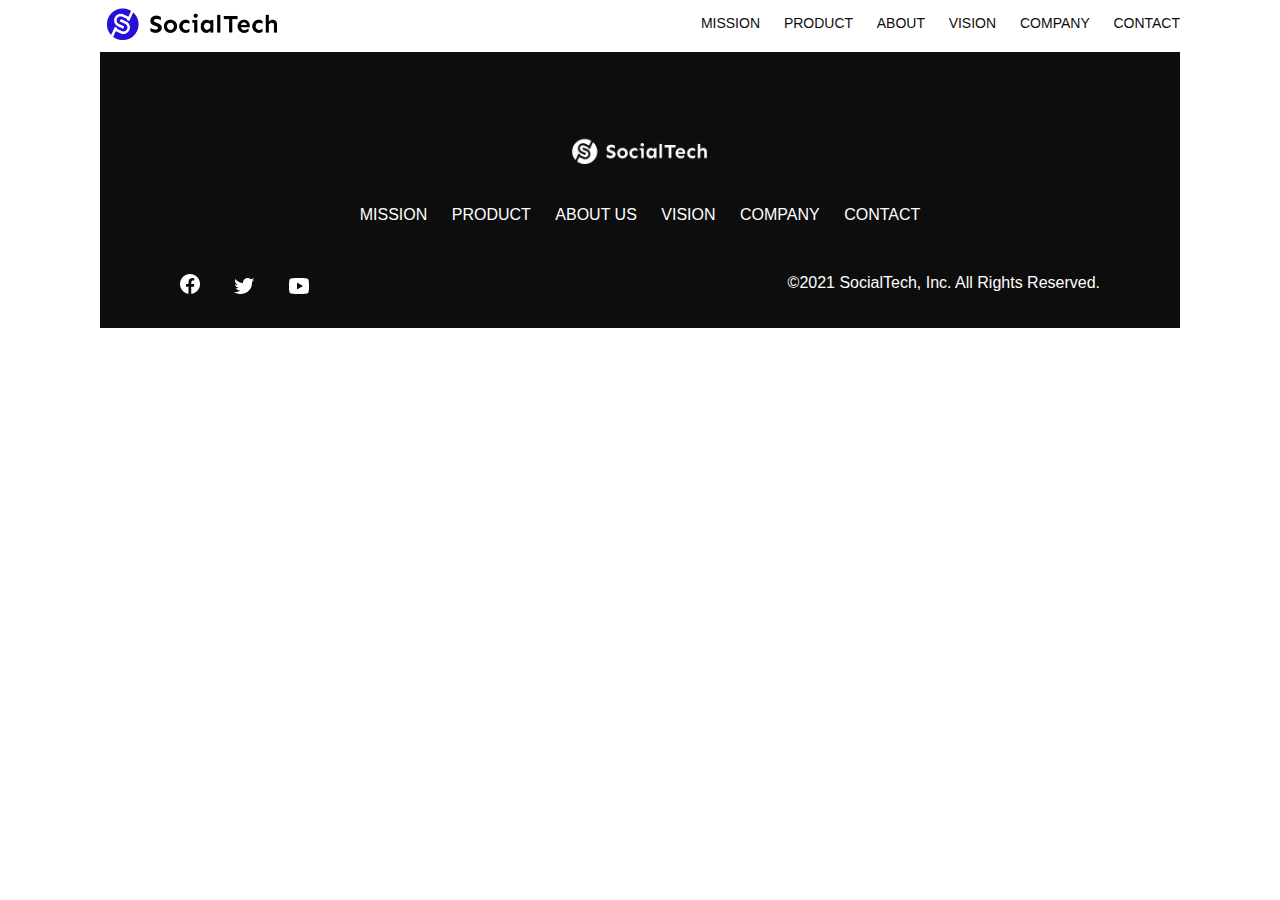
<file: template.html>
<!DOCTYPE html>
<html lang="ja">
<head>
  <title>SocialTech</title>
  <meta charset="UTF-8">
  <meta name="description" content="SocialTechはEdTech業界のリーディングカンパニーを目指します。">
  <meta name="viewport" content="width=device-width, initial-scale=1.0">
  <link rel="stylesheet" href="style.css">
</head>
<body>
  <!-- ヘッダー -->
  <header>
    <!-- ロゴ -->
    <a href="index.html" id="logo"><img src="images/logo.png" alt="トップページに戻る"></a>
    <!-- PC用ナビゲーション -->
    <nav id="nav-pc">
      <a href="mission.html">MISSION</a>
      <a href="product.html">PRODUCT</a>
      <a href="index.html#aboutus">ABOUT</a>
      <a href="index.html#vision">VISION</a>
      <a href="index.html#company">COMPANY</a>
      <a href="index.html#contact">CONTACT</a>
    </nav>
    <!-- SP用メニューボタン -->
    <img id="menu-sp" src="images/button-menu.png" alt="ナビゲーションを開く" onclick="document.getElementById('nav-sp').style.display = 'block'">
    <!-- SP用ナビゲーション -->
    <nav id="nav-sp">
            <img id="close" src="images/button-close.png" alt="ナビゲーションを閉じる" onclick="document.getElementById('nav-sp').style.display = 'none'">
            <a id="logo-sp" href="index.html" onclick="document.getElementById('nav-sp').style.display = 'none'"><img
                src="images/logo-sp.png" alt="トップページに戻る"></a>
            <a class="menu" href="mission.html" onclick="document.getElementById('nav-sp').style.display = 'none'">MISSION</a>
            <a class="menu" href="product.html" onclick="document.getElementById('nav-sp').style.display = 'none'">PRODUCT</a>
            <a class="menu" href="index.html#aboutus" onclick="document.getElementById('nav-sp').style.display = 'none'">ABOUT
              US</a>
            <a class="menu" href="index.html#vision"
              onclick="document.getElementById('nav-sp').style.display = 'none'">VISION</a>
            <a class="menu" href="index.html#company"
              onclick="document.getElementById('nav-sp').style.display = 'none'">COMPANY</a>
            <a class="menu" href="index.html#contact"
              onclick="document.getElementById('nav-sp').style.display = 'none'">CONTACT</a>
            <div id="sns">
              <a href="https://www.facebook.com/sejuku2013"><img src="images/button-facebook.png" alt="Facebookのリンク"></a>
              <a href="https://twitter.com/samuraijuku"><img src="images/button-twitter.png" alt="Twitterのリンク"></a>
              <a href="https://www.youtube.com/channel/UCCFOQO5aDK0xXam4cUQXT8g"><img src="images/button-youtube.png" alt="YouTubeのリンク"></a>
            </div>
          </nav>
        </header>
        <main>
          <article></article>
          <footer>
            <div id="footer-logo">
              <img src="images/logo-sp.png" alt="SocialTech">
            </div>
            <div id="footer-link">
              <a href="mission.html">MISSION</a>
              <a href="product.html">PRODUCT</a>
              <a href="index.html#aboutus">ABOUT US</a>
              <a href="index.html#vision">VISION</a>
              <a href="index.html#company">COMPANY</a>
              <a href="index.html#contact">CONTACT</a>
            </div>
            <div id="sns-footer">
              <a href="https://www.facebook.com/sejuku2013"><img src="images/button-facebook.png" alt="Facebookのリンク"></a>
              <a href="https://twitter.com/samuraijuku"><img src="images/button-twitter.png" alt="Twitterのリンク"></a>
              <a href="https://www.youtube.com/channel/UCCFOQO5aDK0xXam4cUQXT8g"><img src="images/button-youtube.png" alt="YouTubeのリンク"></a>
              <span id="copyright">&copy;2021 SocialTech, Inc. All Rights Reserved.</span>
            </div>
          </footer>        
        </main>
      </body>
</html>
</file>
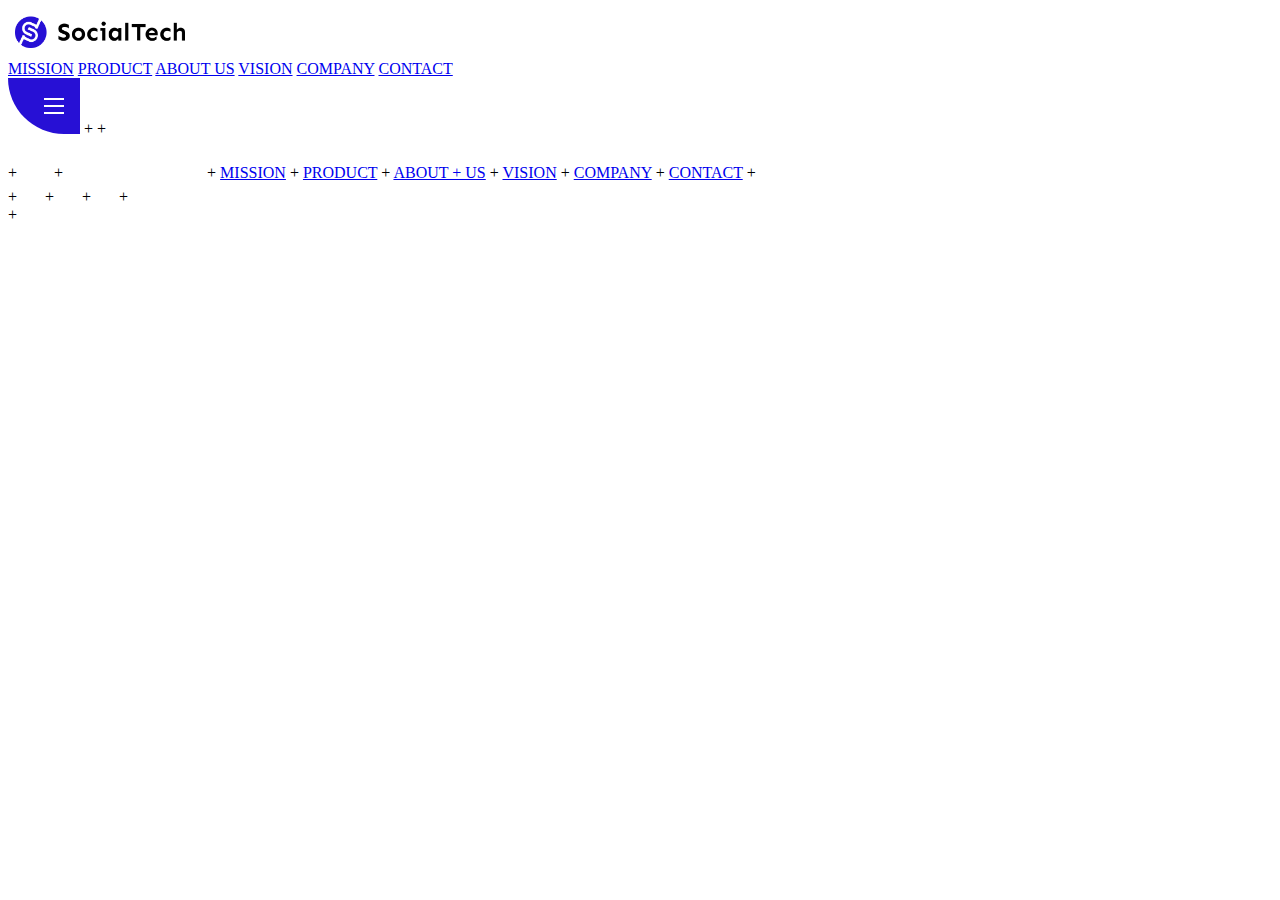
<file: Untitled-1.html>
<!doctype html>
<html>
<head>
<meta charset="utf-8">
<title>無題ドキュメント</title>
</head>
<!--======== 前略 ========-->

  <!-- ヘッダー -->
  <header>
    <!-- ロゴ -->
    <a href="index.html" id="logo"><img src="images/logo.png" alt="トップページに戻る"></a>

    <!-- PC用ナビゲーション -->
    <nav id="nav-pc">
      <a href="mission.html">MISSION</a>
      <a href="product.html">PRODUCT</a>
      <a href="index.html#aboutus">ABOUT US</a>
      <a href="index.html#vision">VISION</a>
      <a href="index.html#company">COMPANY</a>
      <a href="index.html#contact">CONTACT</a>
    </nav>
    <!-- スマホ用メニューボタン -->
    <img id="menu-sp" src="images/button-menu.png" alt="ナビゲーションを開く" onclick="document.getElementById('nav-sp').style.display = 'block'">

+    <!-- スマホ用ナビゲーション -->
+    <nav id="nav-sp">
+      <img id="close" src="images/button-close.png" alt="ナビゲーションを閉じる" onclick="document.getElementById('nav-sp').style.display = 'none'">
+      <a id="logo-sp" href="index.html" onclick="document.getElementById('nav-sp').style.display = 'none'"><img
+          src="images/logo-sp.png" alt="トップページに戻る"></a>
+      <a class="menu" href="mission.html" onclick="document.getElementById('nav-sp').style.display = 'none'">MISSION</a>
+      <a class="menu" href="product.html" onclick="document.getElementById('nav-sp').style.display = 'none'">PRODUCT</a>
+      <a class="menu" href="index.html#aboutus" onclick="document.getElementById('nav-sp').style.display = 'none'">ABOUT
+        US</a>
+      <a class="menu" href="index.html#vision"
+        onclick="document.getElementById('nav-sp').style.display = 'none'">VISION</a>
+      <a class="menu" href="index.html#company"
+        onclick="document.getElementById('nav-sp').style.display = 'none'">COMPANY</a>
+      <a class="menu" href="index.html#contact"
+        onclick="document.getElementById('nav-sp').style.display = 'none'">CONTACT</a>
+      <div id="sns">
+        <a href="https://www.facebook.com/sejuku2013"><img src="images/button-facebook.png" alt="Facebookのリンク"></a>
+        <a href="https://twitter.com/samuraijuku"><img src="images/button-twitter.png" alt="Twitterのリンク"></a>
+        <a href="https://www.youtube.com/channel/UCCFOQO5aDK0xXam4cUQXT8g"><img src="images/button-youtube.png" alt="YouTubeのリンク"></a>
+      </div>
+    </nav>
  </header>

<!--======== 後略 ========-->

<body>
</body>
</html>
</file>
<file: style.css>
/* pc、sp共通スタイル */
body{
  font-family: "Source Sans Pro", "Hiragino kaku Gothic ProN", Meiryo, Arial, sans-serif;
}

p{
  font-size: 15px;
}

/*================ 
PC用のスタイル
 =================*/
 @media screen and (min-width: 768px){
  /* 横幅設定 */
  body{
    max-width: 1080px;
    min-width: 960px;
    margin: 0 auto 0 auto;
  }

  /* ヘッダー */
  header{
    display: flex;
    justify-content: space-between;
  }

  /* ナビゲーションのレイアウト */
  #nav-pc{
    text-align: right;
    font-size: 14px;
    padding-top: 15px;
  }

  /* ナビゲーションのリンクの装飾設定 */
  #nav-pc > a{
    text-decoration: none;
    margin-left: 20px;
  }

  #nav-pc > a:link{
    color: #0d0d0d;
  }

  #nav-pc > a:visited{
    color: #0d0d0d;
  }
  #nav-pc > a:hover{
    color: #0d0d0d;
    text-decoration: underline;
  }
  #nav-pc > a:active{
    color: #0d0d0d;
  }

    /* SP用ナビ非表示 */
    #nav-sp, #menu-sp{
      display: none;
    } 

  /* メインビジュアル */
  #main-visual{
    position: relative;
    height: 400px;
  }

  #main-message{
    position: absolute;
    top: 0;
    left: 0;
    background-color: #2710d5;
    color: #ffffff;
    border-radius: 0 0 476px 0;
    max-width: 620px;
    height: 100%;
    width: 100%;
    z-index: 11;
  }

  #main-message > h1{
    font-size: 60px;
    font-weight: bold;
    margin: 100px 0 0 50px;
  }

  #main-message > p{
    font-size: 28px;
    margin: 0 0 0 50px;
  }

  #main-visual > img{
    max-width: 620px;
    border-radius: 476px 0 0 0;
    position: absolute;
    top: 0;
    right: 0;
    z-index: 10;
  }

  /* 見出し */
  h2{
    margin: 40px 0 0 0;;
  }

  h2::after{
    content: url("images/line.png");
    margin-left: 10px;
  }

  h3{
    font-size: 27px;
  }

  /* ミッション */
  #mission{
    margin: 80px auto 80px auto;
    width: 100%;
  }

  #mission-flex{
    width: 100%;
    display: flex;
  }

  #mission-flex > div{
    width: 50%;
    margin: 20px;
  }

  #mission-photo{
    width: 100%;
  }

  #s2dgs{
    margin-top: 50px;
    width: 100%;
  }

  /* プロダクト */
  #product{
    background-color: #fafafa;
    width: 100%;
    margin: 80px 0 80px 0;
    padding: 10px 40px 0 40px;
  }

  /* 外枠 */
  #product > div{
    margin-top: 40px;
    display: flex;
  }

  /* 左のカラム */
  #product-left{
    width: 50%;
    margin-right: 20px;
  }

  /* 右のカラム */
  #product-right{
    width: 50%;
    margin-left: 20px;
    margin-top: 80px;
  }

  /* 画面 + 説明の枠 */
  #product-left > div{
    position: relative;
    height: 480px;
    margin-right: 20px;
  }

  #product-right > div{
    position: relative;
    height: 480px;
    margin-left: 20px;
  }

  /* 画像 */
  .product-photo{
    width: 100%;
  }

  /* 説明文の枠 */
  .product-explain{
    background-color: #ffffff;
    position: absolute;
    left: 0;
    top: 280px;
    margin: 0 40px;
    padding: 20px;
    box-shadow: 5px 5px 10px rgba(0, 0, 0, 0.05);
  }

  /* 説明文の英語 */
  .product-explain > span{
    color: #2710d5;
    font-weight: bold;
    font-size: 16px;
    margin: 0;
  }

  /* 説明文の見出し */
  .product-explain > h3{
    font-size: 20px;
    margin: 5px 0;
  }

  /* 説明文 */
  .product-explain > p{
    font-size: 14px;
    margin: 0;
  }

  /* もっと見るボタン */
  #product-more{
    margin: 0 auto -42px auto;
  }

  /* ABOUT US */
  #aboutus{
    margin: 80px auto;
  }

  /* 3つの組織文化と画像を入れる枠 */
  /* img */
  #aboutus > div{
    display: flex;
  }

  .culture-img{
    width: 100%;
    align-self: flex-start;
  }

  .culture-img2{
    margin-top: 50px;
    width: 100%;
  }

  /* 3つの組織文化の表 */
  .culture-table{
    max-width: 500px;
    margin-right: 50px;
  }

  /* 番号 */
  .culture-num{
    font-size: 80px;
    color: #2710d5;
    margin-right: 20px;
  }

  /* 組織文化英語 */
  .culture-en{
    color: #2710d5;
    font-weight: bold;
    font-size: 24px;
    display: block;
  }

  /* 組織文化日本語 */
  .culture-jp{
    font-size: 28px;
    font-weight: bold;
  }

  /* 説明文 */
  .culture-description{
    margin: 0;
  }

  /* VISIONセクション */
  #vision{
    margin: 80px auto;
  }

  /* セクション内の枠 */
  #vision > div{
    width: 100%;
    display: flex;
    justify-content: space-between;
    flex-wrap: wrap;
  }

  /* 行動指針グループ */
  .vision-box{
    width: 300px;
    height: 300px;
    margin-bottom: 30px;
    position: relative;
  }

  /* 行動指針 img */
  .vision-box > img{
    width: 100%;
    height: auto;
    position: absolute;
    top: 0;
    left: 0;
    z-index: 30;
  }

  /* 行動指針コンテンツspan */
  .vision-box > span{
    position: absolute;
    top: 0;
    left: 0;
    z-index: 31;
    margin-right: 20px;
  }

  /* 行動指針 英語の見出し */
  .vision-box > span > h4{
    color: #2710d5;
    font-size: 19px;
    margin-top: 80px;
  }

  .vision-box > span > h4::first-letter{
    font-size: 40px;
  }

  /* 行動指針 説明文 */
  .vision-box > span > p{
    margin-top: 10px;
  }

  /* COMPANY */
  #company{
    margin: 80px auto;
  }

  /* company-table */
  #company-table{
    width: 100%;
  }

  .tableheader{
    text-align: left;
    padding: 20px;
    border-bottom-color: #2710d5;
    border-bottom-width: 1px;
    border-bottom-style: solid;
    width: 100px;
  }

  .tableheader-first{
    text-align: left;
    padding: 20px;
    border-bottom-color: #2710d5;
    border-bottom-width: 1px;
    border-bottom-style: solid;
    border-top-color: #2710d5;
    border-top-width: 1px;
    border-top-style: solid;
  }

  .cell{
    padding: 30px;
    border-bottom-color: #ececec;
    border-bottom-width: 1px;
    border-bottom-style: solid;
  }

  .cell-first{
    padding: 30px;
    border-bottom-color: #ececec;
    border-bottom-width: 1px;
    border-bottom-style: solid;
    border-top-color: #ececec;
    border-top-width: 1px;
    border-top-style: solid; 
  }

  /* 地図 */
  #company > iframe{
    width: 100%;
    height: 368px;
    margin-top: 40px;
  }

  /*  CONTACT */
  #contact{
    margin: 80px auto;
  }

  /* フォームの外枠 */
  #contact > form > div{
    display: flex;
    flex-direction: row;
    flex-wrap: wrap;
    padding-bottom: 30px;
  }

  /* 左列の見出し */
  .contact-heading{
    width: 240px;
    align-self: center;
  }

  /* ラベル */
  .contact-label{
    font-weight: bold;
  }

  /* 必須 */
  .contact-span{
    color: #ce2222;
    margin-left: 20px;
    font-weight: bold;
  }

  /* テキストボックスとテキストエリア */
  .contact-textbox{
    border-top: 0;
    border-left: 0;
    border-right: 0;
    border-bottom-width: 1px;
    border-bottom-color: #707070;
    border-bottom-style: solid;
    background-color: #fafafa;
    width: 400px;
    height: 56px;
  }

  .contact-textarea{
    border-top: 0;
    border-left: 0;
    border-right: 0;
    border-bottom-width: 1px;
    border-bottom-color: #707070;
    border-bottom-style: solid;
    background-color: #fafafa;
    width: 400px;
    height: 200px;
  }

  /* 個人情報の取扱い */
  details{
    width: 700px;
  }

  details > div{
    background-color: #fafafa;
    padding: 20px;
  }

  details > div span{
    font-weight: bold;
  }

  /* footer */
  footer{
    background-color: #0d0d0d;
    text-align: center;
    padding: 80px 80px 30px 80px;
  }

  /* ロゴの外枠 */
  #footer-logo{
    margin-bottom: 30px;
  }

  /* footer */
  /* linkの外枠 */
  #footer-link{
    margin-bottom: 50px;
  }

  /* link */
  #footer-link > a{
    text-decoration: none;
    margin: 10px;
  }

  #footer-link > a:link{
    color: #ffffff;
  }

  #footer-link > a:visited{
    color: #ffffff;
  }

  #footer-link > a:hover{
    color: #ffffff;
    text-decoration: underline;
  }

  #footer-link > a:active{
    color: #ffffff;
  }

  /* sns */
  #sns-footer{
    text-align: left;
    width: 100%;
  }

  #sns-footer > a{
    margin-right: 30px;
  }

  /* copyright */
  #copyright{
    color: #ffffff;
    float: right;
  }

  /* mission.html用スタイル */
  /* ミッションのメインビジュアル */
  #mission-main{
    height: 498px;
    width: 100%;
    background-image: url("images/mission/mission-main.png");
    background-repeat: no-repeat;
    background-position-y: center;
  }

  #mission-title{
    background-color: #2710d5;
    width: 368px;
    color: #ffffff;
    height: 496px;
    border-radius: 0 248px 248px 0;
    position: relative;
  }

  #mission-title > h1{
    position: absolute;
    top: 0;
    left: 100px;
    font-size: 80px;
  }

  #mission-title > span{
    position: absolute;
    top: 200px;
    left: 100px;
    font-size: 26px;
  }

  #mission-title > div{
    position: absolute;
    top: 350px;
    left: 100px;
    font-size: 16px;
  }

  #mission-s2dgs{
    width: 100%;
    margin: 20px;
  }

  .mission-h2{
    color: #2710d5;
    font-size: 40px;
  }

  .mission-h2::after{
    content: none;
  }

  /* mission 5Goals */
  #mission-5goals{
    margin: 20px;
    display: flex;
  }

  #mission-5goals > div{
    flex-grow: 1;
    padding: 20px;
  }

  #mission-5goals > div >div{
    margin-bottom: 40px;
  }

  .fivegoals-image-right{
    float: right;
    margin: 20px;
  }
  
  .fivegoals-image-left{
    float: left;
    margin: 20px;
  }

  .fivegoals-number{
    color: #2710d5;
    font-size: 48px;
    margin: 0;
  }

  .fivegoals-h3{
    font-size: 28px;
    margin: 0;
  }

  .fivegoals-p{
    margin: 0;
  }

  /* PRODUCT SECTION */
  /* PRODUCT - メインビジュアル */
  #product-main{
    height: 496px;
    width: 100%;
    background-image: url(images/product/product-main.png);
    background-repeat: no-repeat;
    background-position-y: center;
  }

  #product-title{
    background-color: #2710d5;
    width: 368px;
    color: #ffffff;
    height: 496px;
    border-radius: 0 248px 248px 0;
    position: relative;
  }

  #product-title > h1{
    position: absolute;
    top: 0;
    left: 100px;
    font-size: 80px;
  }

  #product-title > span{
    position: absolute;
    top: 200px;
    left: 100px;
    font-size: 26px;
  }

  #product-title > div{
    position: absolute;
    top: 350px;
    left: 100px;
    font-size: 16px;
  }

  /* PRODUCT - メインコンテンツ */
  /* PRODUCT SECTION1 */
  .product-section1{
    position: relative;
    margin: 20px;
    height: 340px;
  }

  .product-section1 > img{
    position: absolute;
    top: 0;
    left: 0;
    width: 450px;
    margin: 0 40px 30px 0;
    border-radius: 0 432px 0 0;
  }

  .product-section1 > div{
    position: absolute;
    top: 0;
    left: 480px;
  }

  /* PRODUCT SECTION */
  .product-section2{
    position: relative;
    margin: 20px;
    height: 340px;
  }

  .product-section2 > img{
    position: absolute;
    top: 0;
    right: 0;
    width: 450px;
    margin: 0 0 30px 40px;
    border-radius: 0 0 0 432px;
  }

  .product-section2 > div{
    width: 500px;
    position: absolute;
    top: 0;
    left: 0;
  }

  .product-h2{
    color: #2710d5;
    font-size: 24px;
    margin: 0;
  }

  .product-h3{
    font-size: 28px;
    margin: 0;
  }


}

/*================ 
　SP用のスタイル
=================*/
@media screen and (max-width: 767px){
  body{
    min-width: 375px;
    margin: 0;
  }

  #nav-pc{
    display: none;
  }

  #menu-sp{
    float: right;
    padding: 0;
  }

  /* SP用ナビゲーションの表示切替 */
  /* 初期状態、レイアウトと非表示 */

  #nav-sp{
    background-color: #2710d5;
    position: absolute;
    top: 0;
    left: 0;
    width: 100%;
    height: 100%;
    display: none;
    z-index: 100;
  }

  #close{
    position: absolute;
    top: 20px;
    right: 20px;
  }

  #logo-sp{
    margin: 80px 0 30px 20px;
  }

  #nav-sp > a{
    display: block;
  }

  #nav-sp > a:link{
    color: #ffffff;
  }

  #nav-sp > a:visited{
    color: #ffffff;
  }
  #nav-sp > a:hover{
    color: #ffffff;
    text-decoration: underline;
  }
  #nav-sp > a:active{
    color: #ffffff;
  }

  #nav-sp > .menu{
    text-decoration: none;
    display: block;
    margin: 0 20px 0 20px;
    height: 44px;
    font-size: 16px;
    background-image: url(images/arrow.png);
    background-repeat: no-repeat;
    background-position: right top;
  }

  /* snsボタンのリンク */
  #sns{
    position: absolute;
    bottom: 20px;
    left: 20px;
  }

  /* メインビジュアル */
  #main-visual{
    position: relative;
    height: 470px;
    width: 100%;
  }

  #main-visual > div{
    position: absolute;
    top: 0;
    left: 0;
    background-color: #2710d5;
    color: #ffffff;
    border-radius: 0 0 476px 0;
    text-align: center;
    height: 280px;
    width: 100%;
    z-index: 11;
  }

  /* メインビジュアル見出し */
  #amin-visual > div h1{
    font-size: 28px;
    margin-top: 90px;
  }

  p{
    margin: 0;
  }

  /* img */
  #main-visual > img{
    width: 100%;
    border-radius: 0 0 0 476px;
    z-index: 10;
    position: absolute;
    bottom: 0;
    right: 0;
  }

  /* MISSION */
  #mission{
    margin: 20px;
  }

  h2::after{
    content: url("images/line.png");
    margin-left: 10px;
  }

  h3{
    font-size: 24px;
    margin-top: 10px;
  }

  #mission-photo{
    width: 100%;

  }

  #s2dgs{
    width: 100%;
  }

  /* PRODUCT */
  #product{
    background-color: #fafafa;
    padding-top: 10px;
  }

  #product h2{
    margin-left: 20px;
  }

  #product-left,
  #product-right{
    margin-right: 20px;
    margin-left: 20px;
  }

  #produbt-right{
    margin-right: 20px;
    margin-left: 20px;
  }

  #product-left > div,
  #product-right > div{
    position: relative;
    height: 540px;
  }




  .product-explain{
    background-color: #ffffff;
    position: absolute;
    left: 0;
    bottom: 50px;
    padding: 20px;
    box-shadow: 5px 5px 10px rgba(0, 0, 0, 0.05);

  }

  .product-explain > span{
    color: #2710d5;
    font-weight: bold;
    font-size: 16px;
    margin: 0;
  }

  .product-explain > h3{
    margin-top: 10px;
    margin-bottom: 10px;
  }

  .product-photo{
    width: 100%;
  }

  #product-more > img{
    margin: 0 0 -42px 20px;
  }

  /* ABOUT US */
  #aboutus{
    margin: 80px 20px;
  }

  aboutus > div{
    display: flex;
    flex-direction: column;
  }

  .culture-table{
    width: 100%;
    padding: 0 0 20px 0;
    order: 2;
    }

    .culture-img{
      width: 100%;
      order: 1;
    }

    .culture-img2{
      width: 100%;
    }

    .culture-num{
      font-size: 80px;
      color: #2710d5;
    }

    .culture-en{
      color: #2710d5;
      font-weight: bold;
      font-size: 24px;
      display: block;
    }

    .culture-jp{
      display: block;
    }

    .culture-description{
      margin: 0;
    }

  /* VISION */
  #vision{
    margin: 80px 20px;
  }

  .vision-box{
    width: 300px;
    height: 300px;
    margin-bottom: 30px;
    position: relative;
  }

  .vision-box > img{
    width: 100%;
    height: auto;
    position: absolute;
    top: 0;
    left: 0;
    z-index: 30;
  }

  .vision-box > span{
    position: absolute;
    top: 0;
    left: 0;
    z-index: 31;
    margin-right: 20px;
  }

  .vision-box > span > h4{
    color: #2710d5;
    font-size: 19px;
    margin-top: 60px;
  }

  .vision-box > span > h5{
    font-size: 20px;
    margin: 0;
  }

  .vision-box > span > p{
    margin-top: 10px;
  }

  /* COMPANY */
  #company{
    margin-left: 20px;
    margin-right: 20px;
  }

  #company > h3{
    margin-bottom: 20px;
  }

  #company > table{
    width: 100%;
  }

  .tableheader-first{
    text-align: left;
    padding: 20px;
    border-bottom-color: #2710d5;
    border-bottom-width: 1px;
    border-bottom-style: solid;
    border-top-color: #2710d5;
    border-top-width: 1px;
    border-top-style: solid;
    width: 50px;
  }

  .tableheader{
    text-align: left;
    padding: 20px;
    border-bottom-color: #2710d5;
    border-bottom-width: 1px;
    border-bottom-style: solid;
    width: 50px;
  }

  .cell{
    padding: 20px;
    border-bottom-color: #ececec;
    border-bottom-width: 1px;
    border-bottom-style: solid;
  }

  .cell-first{
    padding: 20px;
    border-bottom-color: #ececec;
    border-bottom-width: 1px;
    border-bottom-style: solid;
    border-top-color: #ececec;
    border-top-width: 1px;
    border-top-style: solid;
  }

  /* company map */
  #company > iframe{
    width: 100%;
    height: 240px;
    margin-top: 40px;
  }

  /* CONTACT */
  #contact{
    margin: 80px 20px;
  }

  #contact > h3{
    margin-bottom: 20px;
  }

  #contact > form > div{
    margin-bottom: 20px;
  }

  .contact-heading{
    margin-bottom: 20px;
  }

  /* contact form */
  .contact-label{
    font-weight: bold;
  }

  .contact-span{
    color: #ce2222;
    margin-left: 20px;
    font-weight: bold;
  }

  .contact-textbox{
    height: 56px;
    border-top: 0;
    border-left: 0;
    border-right: 0;
    background-color: #fefefe;
    border-bottom-color: #707070;
    border-bottom-width: 1px;
    border-bottom-style: solid;
    min-width: 300px;
    width: 100%;
  }

  .contact-textarea{
    height: 150px;
    border-top: 0;
    border-left: 0;
    border-right: 0;
    background-color: #fafafa;
    width: 100%;
  }

  .radiobutton{
    margin-bottom: 20px;
  }

  .radiobutton + label::after{
    /* ★★★ */
    content: "\A";
    white-space: pre;
  }

  /* footer */
  footer{
    background-color: #0d0d0d;
    padding: 30px 20px 50px 20px;
  }

  #footer-logo{
    margin-bottom: 30px;
  }

  #footer-link{
    margin-bottom: 50px;
  }

  #footer-link > a{
    text-decoration: none;
    margin: 0 20px 30px 0;
    display: block;
    background-image: url("images/arrow.png");
    background-repeat: no-repeat;
    background-position: right top;
  }

  #footer-link > a:link{
    color: #ffffff;
  }

  #footer-link > a:visited{
    color: #ffffff;
  }

  #footer-link > a:hover{
    color: #ffffff;
    text-decoration: underline;
  }

  #footer-link > a:active{
    color: #ffffff;
  }

  /* footer sns , copyright */
  #sns-footer > a{
    margin-right: 30px;
  }

  #copyright{
    font-size: 12px;
    display: block;
    margin-top: 30px;
    color: #ffffff;
  }

  /* mission */
  /* mission メインビジュアル */
  #mission-main{
    height: 256px;
    width: 100%;
    background-image: url("images/mission/mission-main.png");
    background-repeat: no-repeat;
    background-position-y: center;
    background-size: auto 208px;
  }

  #mission-title{
    background-color: #2710d5;
    width: 136px;
    color: #ffffff;
    height: 256px;
    border-radius: 0 248px 248px 0;
    position: relative;
  }

  #mission-title > h1{
    position: absolute;
    top: 0;
    left: 20px;
    font-size: 40px;
  }

  #mission-title > span{
    position: absolute;
    top: 110px;
    left: 20px;
    font-size: 18px;
  }

  /* mission - パンくずリスト */
  #mission-title > div{
    position: absolute;
    top: 180px;
    left: 20px;
    font-size: 13px;
  }

  /* mission - S2DGs */
  #mission-s2dgs{
    margin: 20px;
  }

  .mission-h2{
    color: #2710d5;
    font-size: 38px;
  }

  .mission-h2::after{
    content: none;
  }

  #mission-s2dgs > img{
    width: 100%;
  }

    /* mission - 5Goals */
  #mission-5goals{
    margin: 20px;
  }

  #mission-5goals > div > div{
    margin-bottom: 40px;
  }

  #s2dgs-image{
    width: 100%;
  }

  .fivegoals-image-right{
    margin: 20px auto;
    display: block;
  }

  .fivegoals-image-left{
    margin: 20px auto;
    display: block;
  }

  .fivegoals-number{
    color: #2710d5;
    font-size: 48px;
    margin: 0;
  }

  .fivegoals-h3{
    font-size: 28px;
    margin: 0;
  }

  .fivegoals-p{
    margin: 0;
  }
  
  /* PRODUCT SECTION */
  /* PRODUCT - メインビジュアル */
  #product-main{
    height: 256px;
    width: 100%;
    background-image: url("images/product/product-main.png");
    background-repeat: no-repeat;
    background-position-y: center;
    background-size: auto 208px;
  }

  #product-title{
    background-color: #2710d5;
    width: 136px;
    color: #ffffff;
    height: 256px;
    border-radius: 0 248px 248px 0;
    position: relative;
  }

  #product-title > h1{
    position: absolute;
    top: 0;
    left: 20px;
    font-size: 40px;
  }

  #product-title > span{
    position: absolute;
    top: 110px;
    left: 20px;
    font-size: 18px;
  }

  #product-title > div{
    position: absolute;
    top: 180px;
    left: 20px;
    font-size: 13px;
  }

  /* PRODUCT - SECTION */
  .product-section1{
    margin: 20px;
  }

  .product-section1 > img{
    width: 100%;
    border-radius: 0 300px 0 0;
  }

  .product-section2{
    margin: 20px;
    display: flex;
    flex-direction: column;
  }

  .product-section2 > img{
    order: 1;
    width: 100%;
    border-radius: 0 300px 0 0;
  }

  .product-section2 > div{
    order: 2;
  }

  .product-h2{
    color: #2710d5;
    font-size: 24px;
    margin: 0;
  }

  .product-h3{
    font-size: 28px;
    margin: 0;
  }











}
</file>
